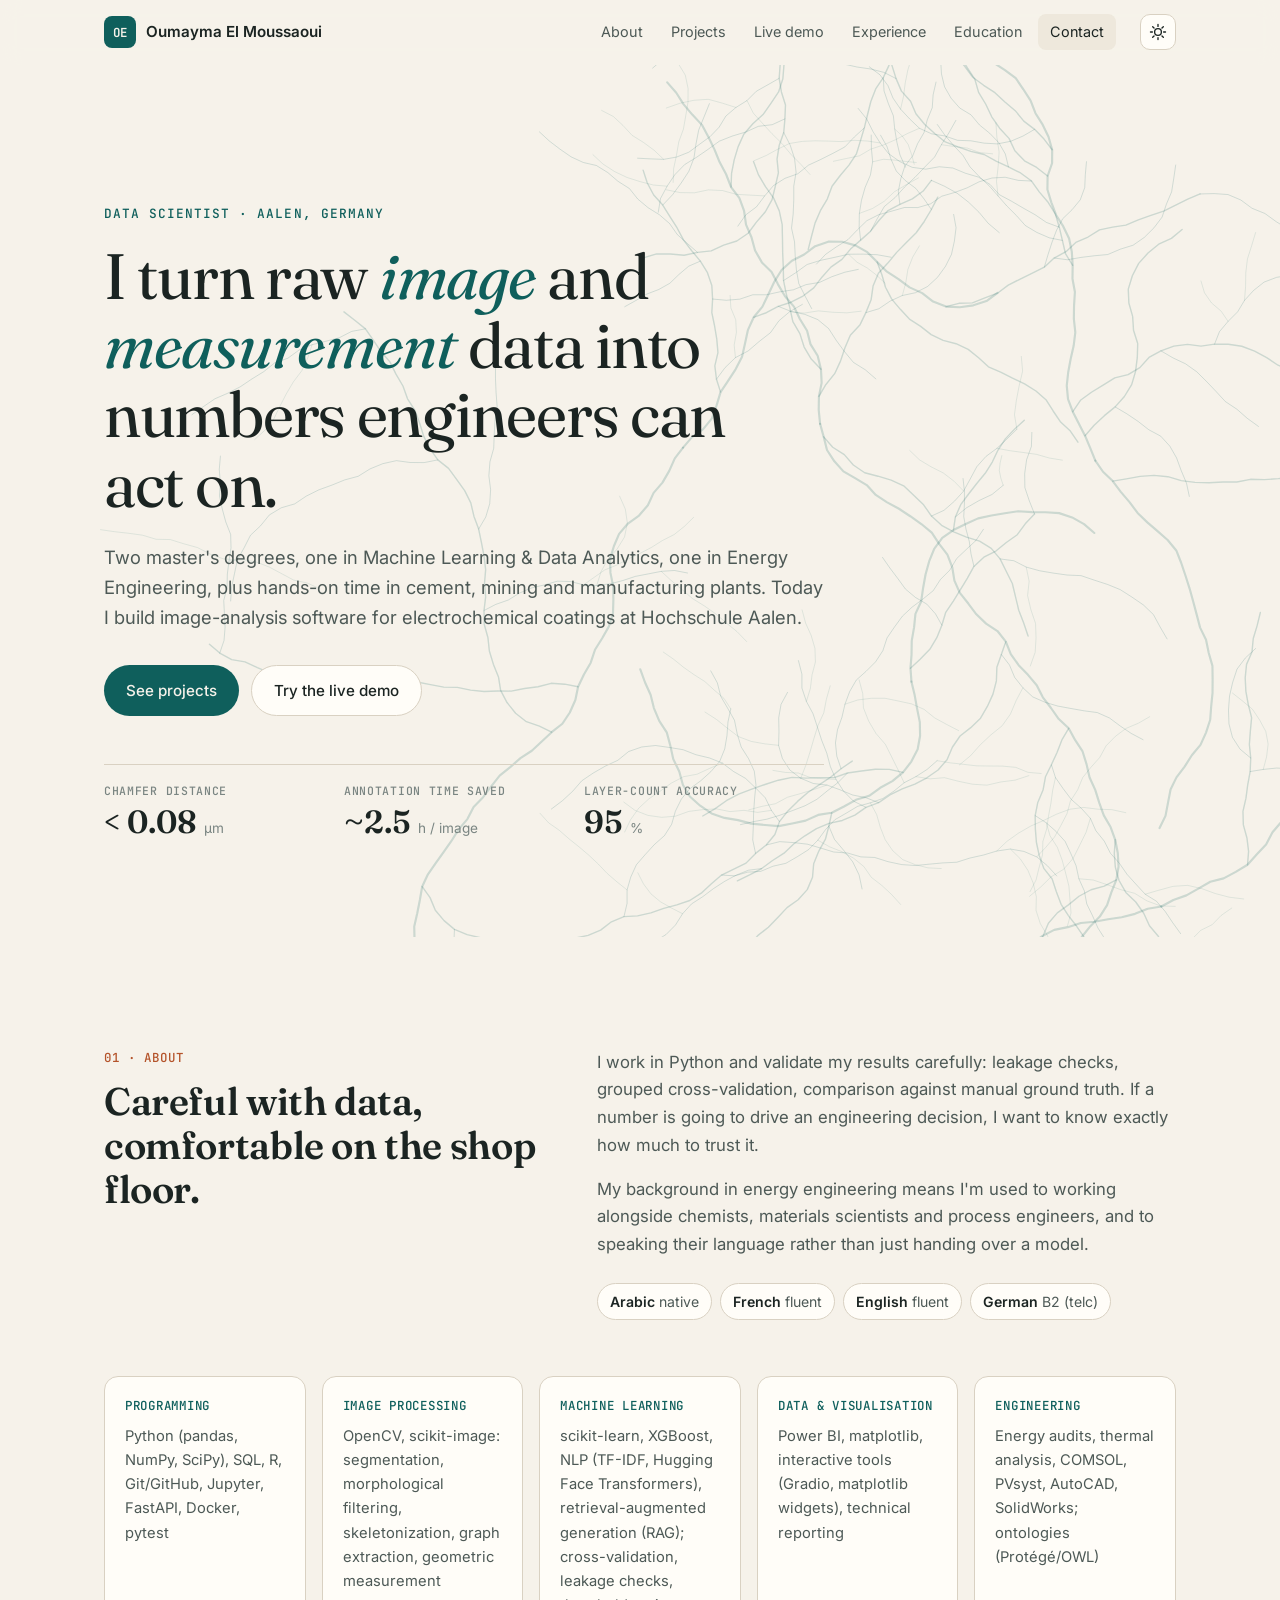
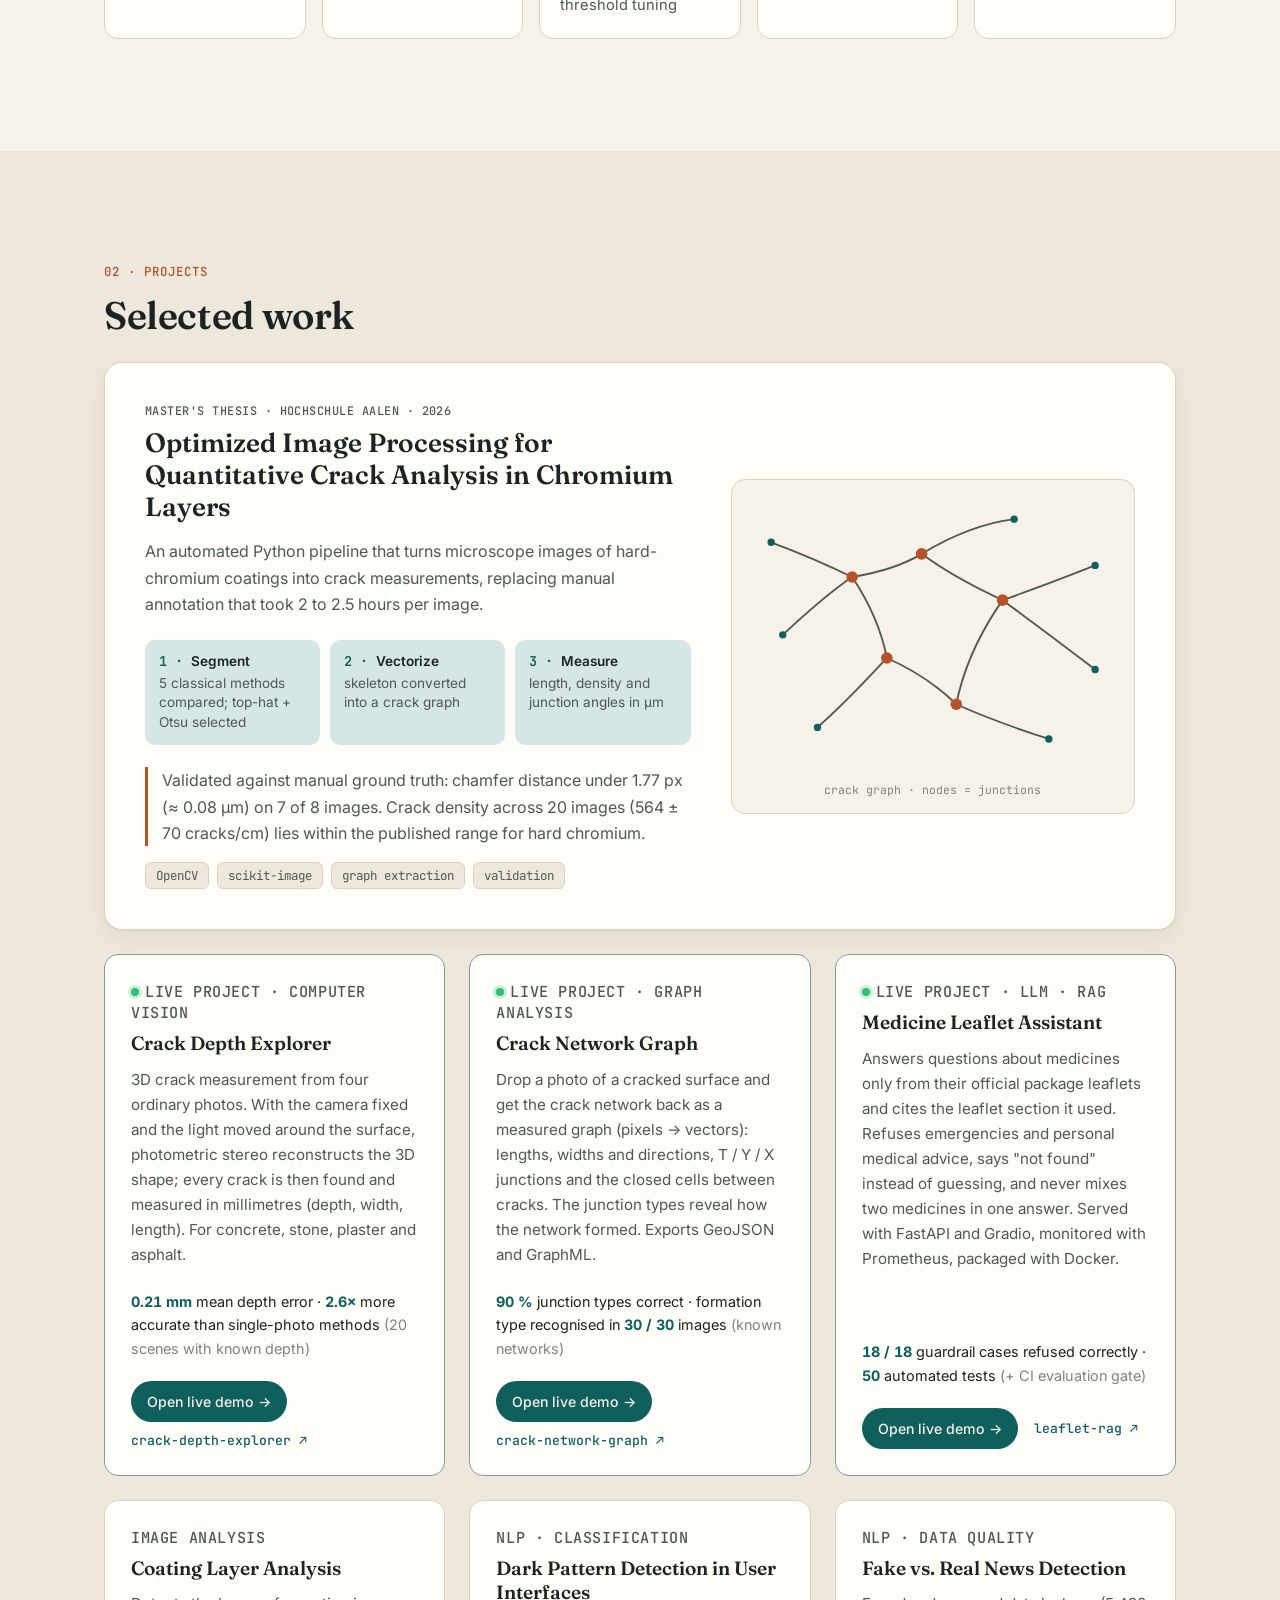
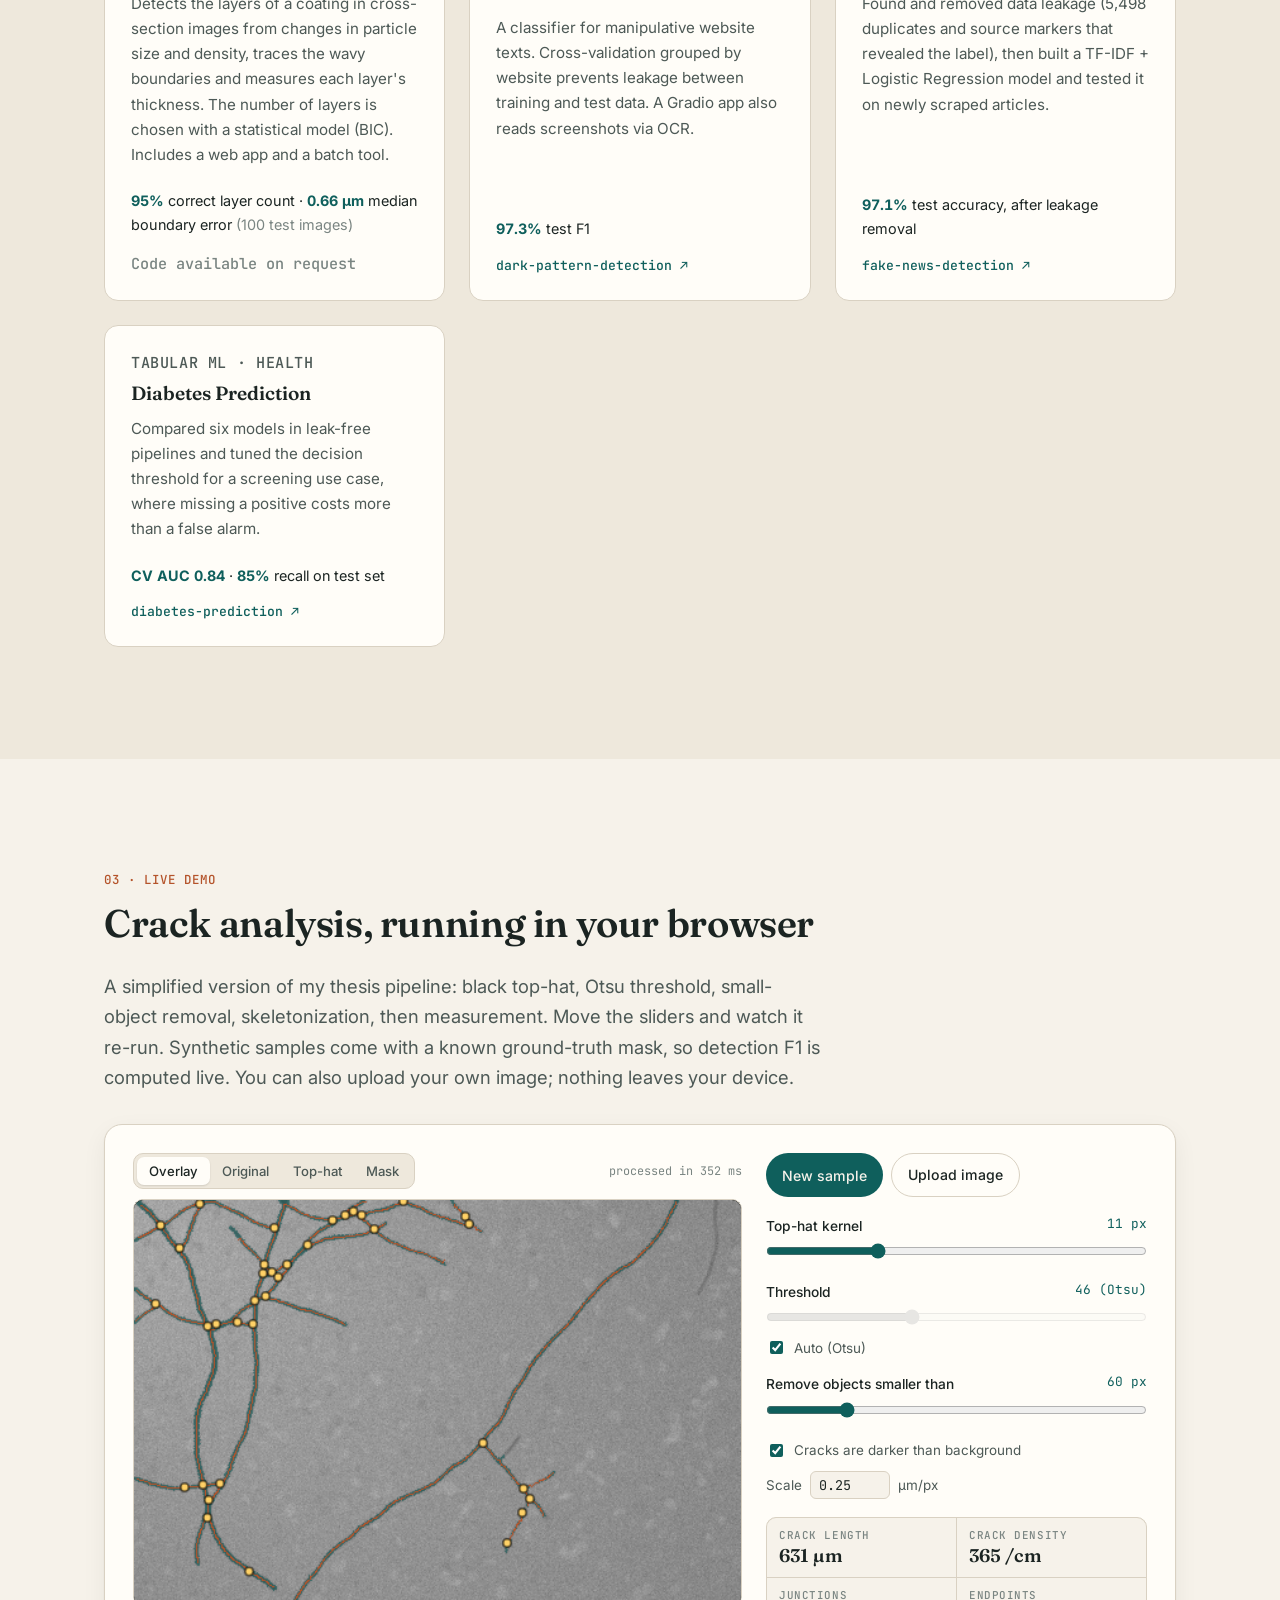
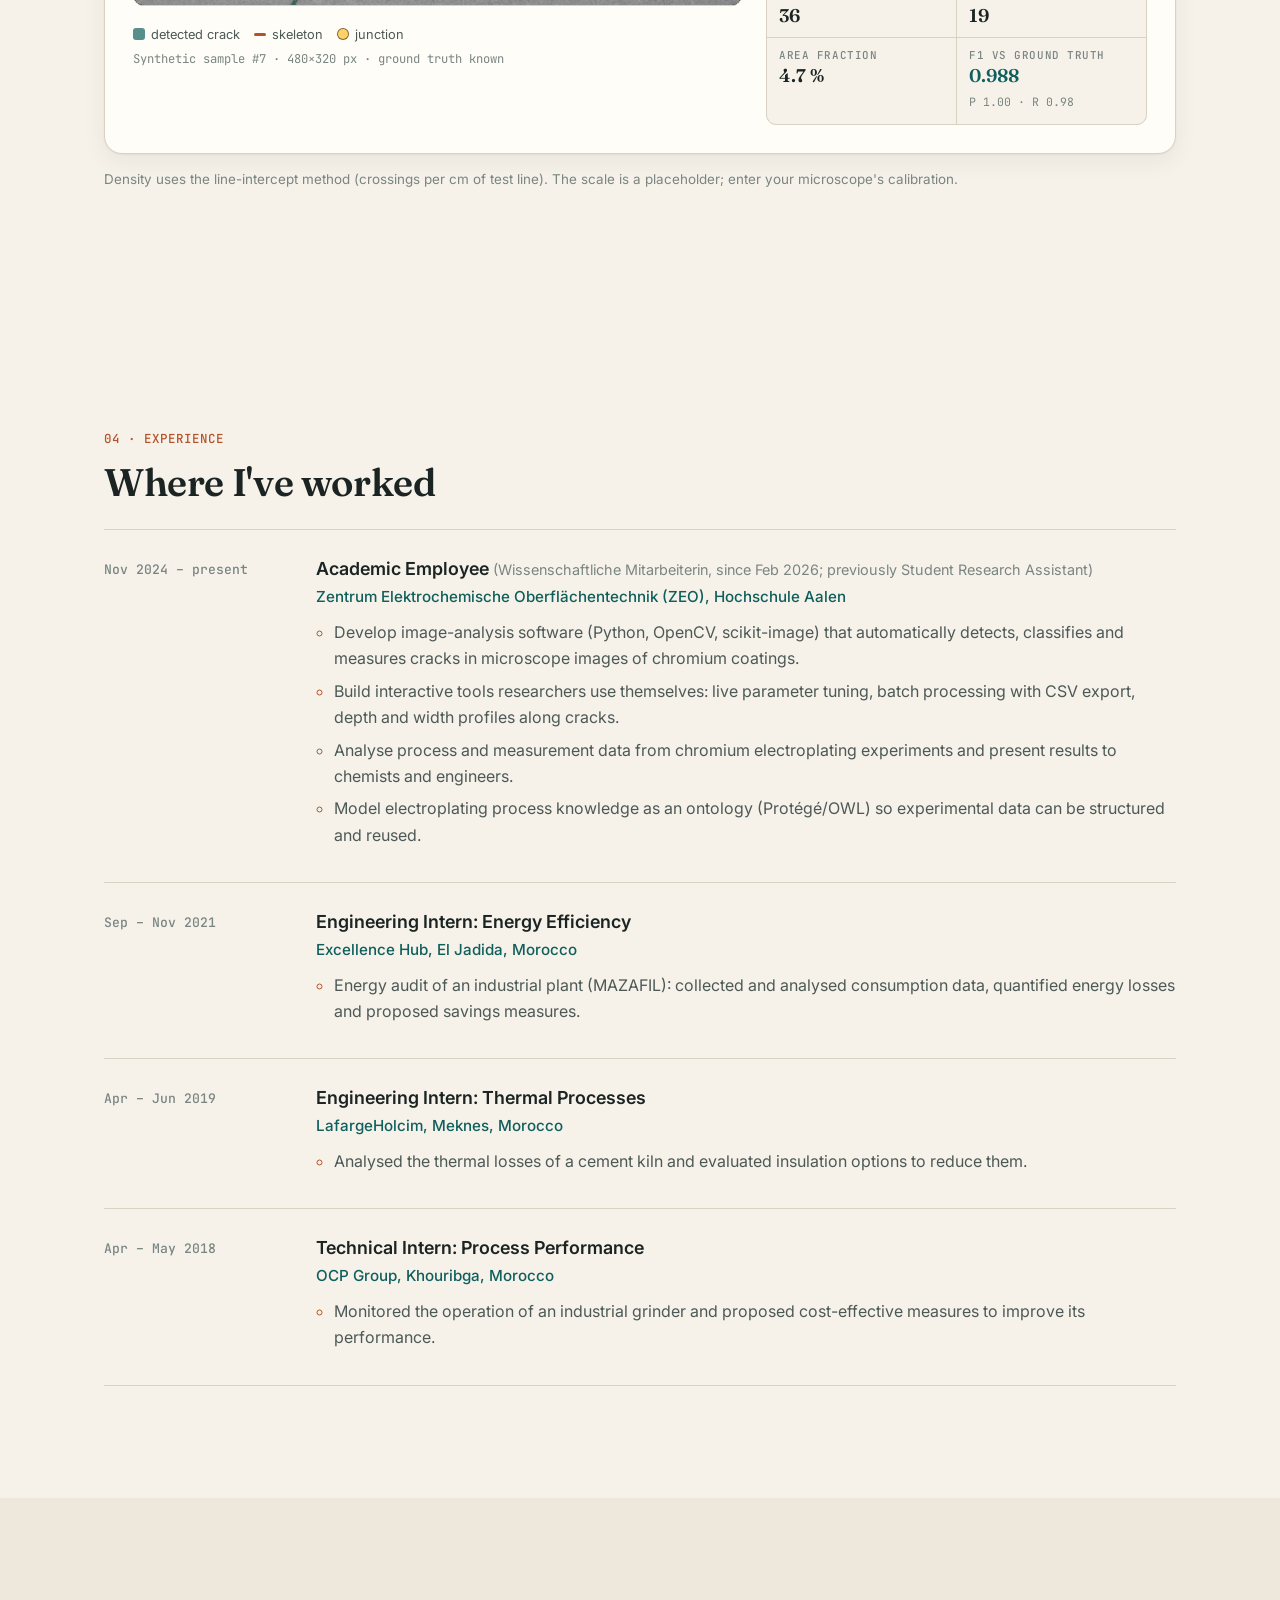
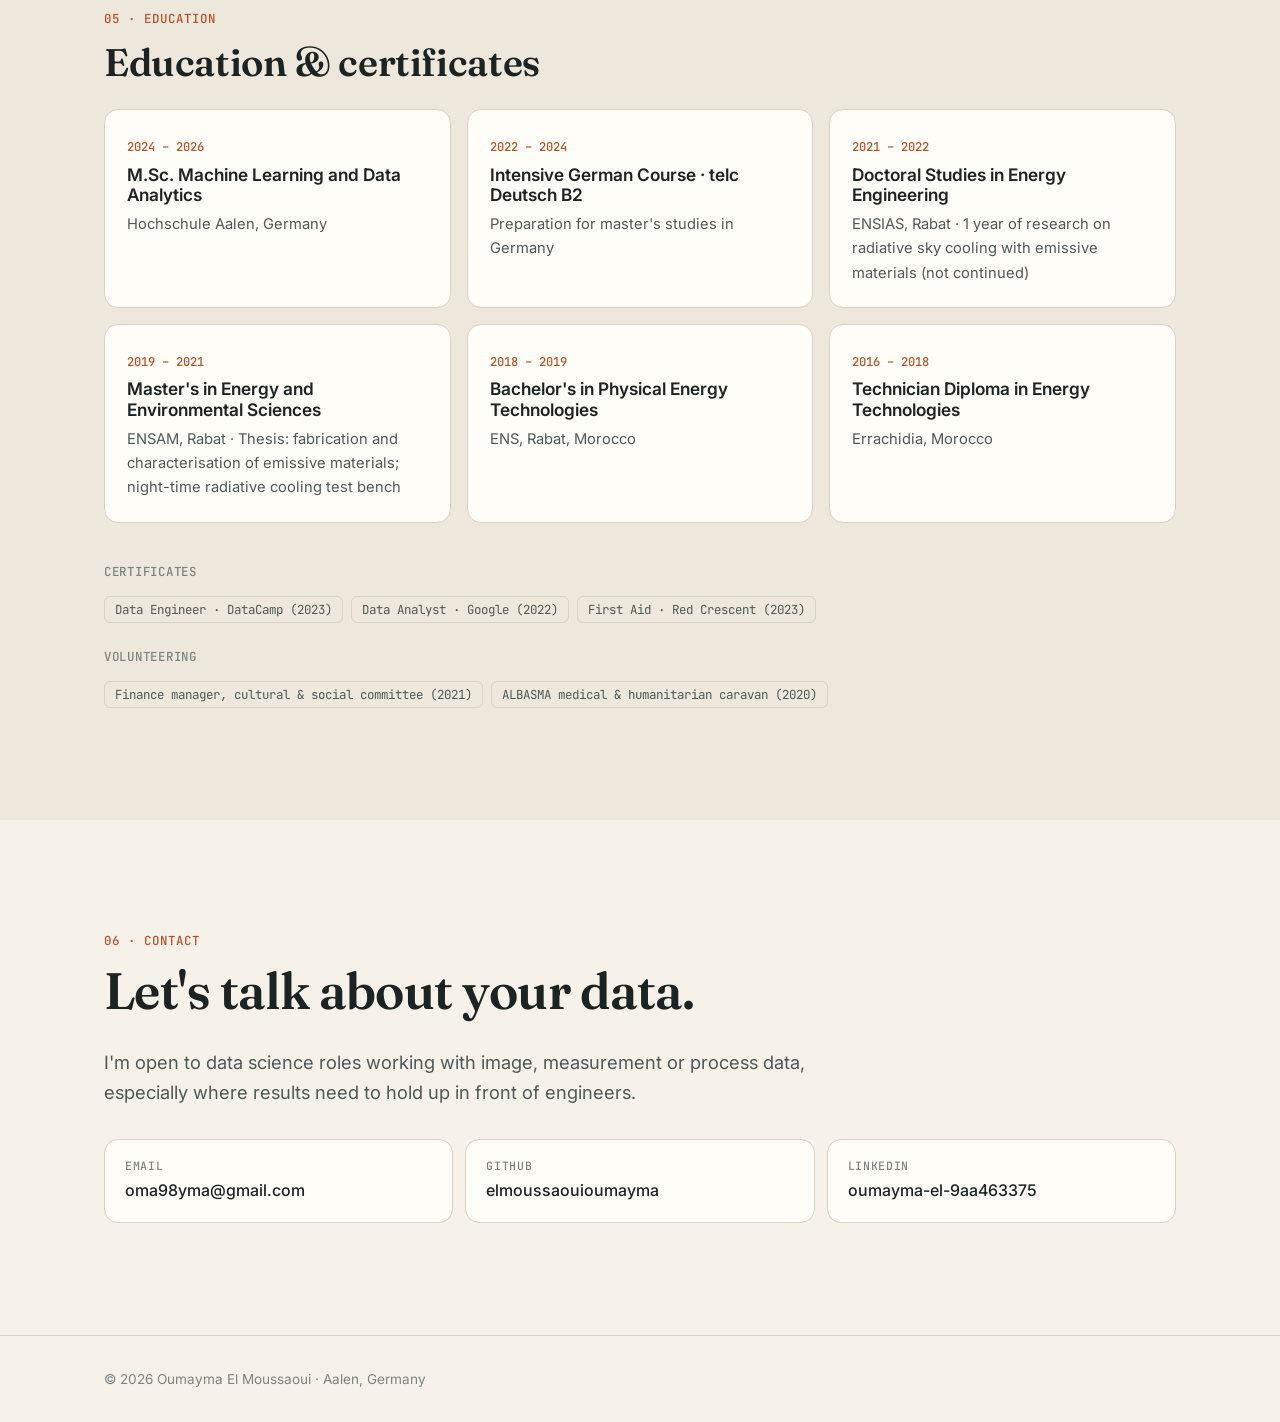
<file: index.html>
<!doctype html>
<html lang="en">
<head>
  <meta charset="utf-8">
  <meta name="viewport" content="width=device-width, initial-scale=1">
  <title>Oumayma El Moussaoui · Data Scientist</title>
  <meta name="description" content="Oumayma El Moussaoui: data scientist turning microscope images and measurement data into reliable numbers engineers can act on. Python, OpenCV, scikit-image, machine learning.">
  <meta property="og:title" content="Oumayma El Moussaoui · Data Scientist">
  <meta property="og:description" content="Image & measurement data, machine learning, engineering background.">
  <meta property="og:type" content="website">
  <link rel="icon" href="data:image/svg+xml,%3Csvg xmlns='http://www.w3.org/2000/svg' viewBox='0 0 32 32'%3E%3Crect width='32' height='32' rx='7' fill='%230f5f5c'/%3E%3Cpath d='M6 9 L13 15 L11 23 M13 15 L20 13 L26 19 M20 13 L22 6' stroke='%23f4efe6' stroke-width='2.2' fill='none' stroke-linecap='round' stroke-linejoin='round'/%3E%3C/svg%3E">
  <link rel="preconnect" href="https://fonts.googleapis.com">
  <link rel="preconnect" href="https://fonts.gstatic.com" crossorigin>
  <link href="https://fonts.googleapis.com/css2?family=Fraunces:opsz,wght@9..144,400;9..144,600&family=Inter:wght@400;500;600&family=JetBrains+Mono:wght@400;500&display=swap" rel="stylesheet">
  <link rel="stylesheet" href="assets/style.css">
</head>
<body>
  <a class="skip" href="#main">Skip to content</a>

  <header class="nav">
    <div class="wrap nav-inner">
      <a class="brand" href="#top" aria-label="Home">
        <span class="brand-mark" aria-hidden="true">OE</span>
        <span>Oumayma El Moussaoui</span>
      </a>
      <nav aria-label="Main">
        <ul class="nav-links">
          <li><a href="#about">About</a></li>
          <li><a href="#projects">Projects</a></li>
          <li><a href="#demo">Live demo</a></li>
          <li><a href="#experience">Experience</a></li>
          <li><a href="#education">Education</a></li>
          <li><a href="#contact">Contact</a></li>
        </ul>
      </nav>
      <button class="theme-toggle" type="button" aria-label="Toggle dark mode">
        <svg class="i-sun" viewBox="0 0 24 24" aria-hidden="true"><circle cx="12" cy="12" r="4.5"/><path d="M12 2v2.5M12 19.5V22M2 12h2.5M19.5 12H22M4.9 4.9l1.8 1.8M17.3 17.3l1.8 1.8M4.9 19.1l1.8-1.8M17.3 6.7l1.8-1.8"/></svg>
        <svg class="i-moon" viewBox="0 0 24 24" aria-hidden="true"><path d="M20 14.5A8 8 0 1 1 9.5 4a6.5 6.5 0 0 0 10.5 10.5z"/></svg>
      </button>
    </div>
  </header>

  <main id="main">
    <!-- HERO -->
    <section class="hero" id="top">
      <svg class="crack-field" id="crackField" aria-hidden="true"></svg>
      <div class="wrap hero-inner">
        <p class="eyebrow">Data Scientist · Aalen, Germany</p>
        <h1>I turn raw <em>image</em> and <em>measurement</em> data into numbers engineers can act on.</h1>
        <p class="lede">Two master's degrees, one in Machine Learning &amp; Data Analytics, one in Energy Engineering, plus hands-on time in cement, mining and manufacturing plants. Today I build image-analysis software for electrochemical coatings at Hochschule Aalen.</p>
        <div class="cta">
          <a class="btn btn-primary" href="#projects">See projects</a>
          <a class="btn btn-ghost" href="#demo">Try the live demo</a>
        </div>
        <dl class="stats">
          <div><dt>Chamfer distance</dt><dd>&lt; 0.08 <span>µm</span></dd></div>
          <div><dt>Annotation time saved</dt><dd>~2.5 <span>h / image</span></dd></div>
          <div><dt>Layer-count accuracy</dt><dd>95 <span>%</span></dd></div>
        </dl>
      </div>
    </section>

    <!-- ABOUT -->
    <section class="section" id="about">
      <div class="wrap grid-2">
        <div>
          <p class="kicker">01 · About</p>
          <h2>Careful with data, comfortable on the shop floor.</h2>
        </div>
        <div class="prose">
          <p>I work in Python and validate my results carefully: leakage checks, grouped cross-validation, comparison against manual ground truth. If a number is going to drive an engineering decision, I want to know exactly how much to trust it.</p>
          <p>My background in energy engineering means I'm used to working alongside chemists, materials scientists and process engineers, and to speaking their language rather than just handing over a model.</p>
          <ul class="langs" aria-label="Languages">
            <li><strong>Arabic</strong> native</li>
            <li><strong>French</strong> fluent</li>
            <li><strong>English</strong> fluent</li>
            <li><strong>German</strong> B2 (telc)</li>
          </ul>
        </div>
      </div>

      <div class="wrap skills">
        <div class="skill">
          <h3>Programming</h3>
          <p>Python (pandas, NumPy, SciPy), SQL, R, Git/GitHub, Jupyter, FastAPI, Docker, pytest</p>
        </div>
        <div class="skill">
          <h3>Image processing</h3>
          <p>OpenCV, scikit-image: segmentation, morphological filtering, skeletonization, graph extraction, geometric measurement</p>
        </div>
        <div class="skill">
          <h3>Machine learning</h3>
          <p>scikit-learn, XGBoost, NLP (TF-IDF, Hugging Face Transformers), retrieval-augmented generation (RAG); cross-validation, leakage checks, threshold tuning</p>
        </div>
        <div class="skill">
          <h3>Data &amp; visualisation</h3>
          <p>Power BI, matplotlib, interactive tools (Gradio, matplotlib widgets), technical reporting</p>
        </div>
        <div class="skill">
          <h3>Engineering</h3>
          <p>Energy audits, thermal analysis, COMSOL, PVsyst, AutoCAD, SolidWorks; ontologies (Protégé/OWL)</p>
        </div>
      </div>
    </section>

    <!-- PROJECTS -->
    <section class="section alt" id="projects">
      <div class="wrap">
        <p class="kicker">02 · Projects</p>
        <h2>Selected work</h2>

        <article class="feature">
          <div class="feature-body">
            <p class="tag">Master's thesis · Hochschule Aalen · 2026</p>
            <h3>Optimized Image Processing for Quantitative Crack Analysis in Chromium Layers</h3>
            <p>An automated Python pipeline that turns microscope images of hard-chromium coatings into crack measurements, replacing manual annotation that took 2 to 2.5 hours per image.</p>
            <ol class="pipeline" aria-label="Pipeline">
              <li><span>Segment</span>5 classical methods compared; top-hat + Otsu selected</li>
              <li><span>Vectorize</span>skeleton converted into a crack graph</li>
              <li><span>Measure</span>length, density and junction angles in µm</li>
            </ol>
            <p class="result">Validated against manual ground truth: chamfer distance under 1.77 px (≈ 0.08 µm) on 7 of 8 images. Crack density across 20 images (564 ± 70 cracks/cm) lies within the published range for hard chromium.</p>
            <ul class="chips"><li>OpenCV</li><li>scikit-image</li><li>graph extraction</li><li>validation</li></ul>
          </div>
          <figure class="feature-fig" aria-hidden="true">
            <svg id="thesisFig" viewBox="0 0 320 240"></svg>
            <figcaption>crack graph · nodes = junctions</figcaption>
          </figure>
        </article>

        <div class="cards">
          <article class="card card-live">
            <p class="tag"><span class="live-dot" aria-hidden="true"></span>Live project · Computer vision</p>
            <h3>Crack Depth Explorer</h3>
            <p>3D crack measurement from four ordinary photos. With the camera fixed and the light moved around the surface, photometric stereo reconstructs the 3D shape; every crack is then found and measured in millimetres (depth, width, length). For concrete, stone, plaster and asphalt.</p>
            <p class="metric"><strong>0.21 mm</strong> mean depth error · <strong>2.6×</strong> more accurate than single-photo methods <span>(20 scenes with known depth)</span></p>
            <div class="live-row">
              <a class="btn btn-primary btn-sm" href="projects/crack-depth-explorer/">Open live demo →</a>
              <a class="repo" href="https://github.com/elmoussaouioumayma/crack-depth-explorer" target="_blank" rel="noopener">crack-depth-explorer ↗</a>
            </div>
          </article>

          <article class="card card-live">
            <p class="tag"><span class="live-dot" aria-hidden="true"></span>Live project · Graph analysis</p>
            <h3>Crack Network Graph</h3>
            <p>Drop a photo of a cracked surface and get the crack network back as a measured graph (pixels → vectors): lengths, widths and directions, T / Y / X junctions and the closed cells between cracks. The junction types reveal how the network formed. Exports GeoJSON and GraphML.</p>
            <p class="metric"><strong>90 %</strong> junction types correct · formation type recognised in <strong>30 / 30</strong> images <span>(known networks)</span></p>
            <div class="live-row">
              <a class="btn btn-primary btn-sm" href="projects/crack-network-graph/">Open live demo →</a>
              <a class="repo" href="https://github.com/elmoussaouioumayma/crack-network-graph" target="_blank" rel="noopener">crack-network-graph ↗</a>
            </div>
          </article>

          <article class="card card-live">
            <p class="tag"><span class="live-dot" aria-hidden="true"></span>Live project · LLM · RAG</p>
            <h3>Medicine Leaflet Assistant</h3>
            <p>Answers questions about medicines only from their official package leaflets and cites the leaflet section it used. Refuses emergencies and personal medical advice, says "not found" instead of guessing, and never mixes two medicines in one answer. Served with FastAPI and Gradio, monitored with Prometheus, packaged with Docker.</p>
            <p class="metric"><strong>18 / 18</strong> guardrail cases refused correctly · <strong>50</strong> automated tests <span>(+ CI evaluation gate)</span></p>
            <div class="live-row">
              <a class="btn btn-primary btn-sm" href="projects/leaflet-assistant/">Open live demo →</a>
              <a class="repo" href="https://github.com/elmoussaouioumayma/leaflet-rag" target="_blank" rel="noopener">leaflet-rag ↗</a>
            </div>
          </article>

          <article class="card">
            <p class="tag">Image analysis</p>
            <h3>Coating Layer Analysis</h3>
            <p>Detects the layers of a coating in cross-section images from changes in particle size and density, traces the wavy boundaries and measures each layer's thickness. The number of layers is chosen with a statistical model (BIC). Includes a web app and a batch tool.</p>
            <p class="metric"><strong>95%</strong> correct layer count · <strong>0.66 µm</strong> median boundary error <span>(100 test images)</span></p>
            <p class="repo-private">Code available on request</p>
          </article>

          <article class="card">
            <p class="tag">NLP · Classification</p>
            <h3>Dark Pattern Detection in User Interfaces</h3>
            <p>A classifier for manipulative website texts. Cross-validation grouped by website prevents leakage between training and test data. A Gradio app also reads screenshots via OCR.</p>
            <p class="metric"><strong>97.3%</strong> test F1</p>
            <a class="repo" href="https://github.com/elmoussaouioumayma/dark-pattern-detection" target="_blank" rel="noopener">dark-pattern-detection ↗</a>
          </article>

          <article class="card">
            <p class="tag">NLP · Data quality</p>
            <h3>Fake vs. Real News Detection</h3>
            <p>Found and removed data leakage (5,498 duplicates and source markers that revealed the label), then built a TF-IDF + Logistic Regression model and tested it on newly scraped articles.</p>
            <p class="metric"><strong>97.1%</strong> test accuracy, after leakage removal</p>
            <a class="repo" href="https://github.com/elmoussaouioumayma/fake-news-detection" target="_blank" rel="noopener">fake-news-detection ↗</a>
          </article>

          <article class="card">
            <p class="tag">Tabular ML · Health</p>
            <h3>Diabetes Prediction</h3>
            <p>Compared six models in leak-free pipelines and tuned the decision threshold for a screening use case, where missing a positive costs more than a false alarm.</p>
            <p class="metric"><strong>CV AUC 0.84</strong> · <strong>85%</strong> recall on test set</p>
            <a class="repo" href="https://github.com/elmoussaouioumayma/diabetes-prediction" target="_blank" rel="noopener">diabetes-prediction ↗</a>
          </article>
        </div>
      </div>
    </section>


    <!-- LIVE DEMO -->
    <section class="section" id="demo">
      <div class="wrap">
        <p class="kicker">03 · Live demo</p>
        <h2>Crack analysis, running in your browser</h2>
        <p class="lede demo-lede">A simplified version of my thesis pipeline: black top-hat, Otsu threshold, small-object removal, skeletonization, then measurement. Move the sliders and watch it re-run. Synthetic samples come with a known ground-truth mask, so detection F1 is computed live. You can also upload your own image; nothing leaves your device.</p>

        <div class="cd" id="crackDemo">
          <div class="cd-stage">
            <div class="cd-toolbar">
              <div class="cd-views" role="group" aria-label="View">
                <button type="button" data-view="overlay" aria-pressed="true">Overlay</button>
                <button type="button" data-view="original" aria-pressed="false">Original</button>
                <button type="button" data-view="tophat" aria-pressed="false">Top-hat</button>
                <button type="button" data-view="mask" aria-pressed="false">Mask</button>
              </div>
              <span class="cd-time" id="cdTime"></span>
            </div>
            <canvas id="cdCanvas" width="480" height="320" aria-label="Crack detection result"></canvas>
            <div class="cd-legend"><span class="lg lg-mask"></span>detected crack <span class="lg lg-skel"></span>skeleton <span class="lg lg-junc"></span>junction</div>
            <p class="cd-source" id="cdSource">Loading…</p>
          </div>

          <div class="cd-panel">
            <div class="cd-actions">
              <button type="button" class="btn btn-primary btn-sm" id="cdNew">New sample</button>
              <label class="btn btn-ghost btn-sm cd-upload">Upload image<input type="file" id="cdFile" accept="image/*"></label>
            </div>

            <div class="cd-ctl">
              <label for="cdKernel">Top-hat kernel <output id="cdKernelOut"></output></label>
              <input type="range" id="cdKernel" min="3" max="31" step="2" value="11">
            </div>
            <div class="cd-ctl">
              <label for="cdThr">Threshold <output id="cdThrOut"></output></label>
              <input type="range" id="cdThr" min="1" max="120" value="30">
              <label class="cd-check"><input type="checkbox" id="cdAuto" checked> Auto (Otsu)</label>
            </div>
            <div class="cd-ctl">
              <label for="cdMin">Remove objects smaller than <output id="cdMinOut"></output></label>
              <input type="range" id="cdMin" min="0" max="300" step="5" value="60">
            </div>
            <div class="cd-row">
              <label class="cd-check"><input type="checkbox" id="cdDark" checked> Cracks are darker than background</label>
            </div>
            <div class="cd-row">
              <label for="cdScale" class="cd-scale">Scale <input type="number" id="cdScale" value="0.25" min="0.001" step="0.01" inputmode="decimal"> µm/px</label>
            </div>

            <dl class="cd-metrics">
              <div><dt>Crack length</dt><dd id="mLen">–</dd></div>
              <div><dt>Crack density</dt><dd id="mDens">–</dd></div>
              <div><dt>Junctions</dt><dd id="mJunc">–</dd></div>
              <div><dt>Endpoints</dt><dd id="mEnds">–</dd></div>
              <div><dt>Area fraction</dt><dd id="mArea">–</dd></div>
              <div class="f1"><dt>F1 vs ground truth</dt><dd id="mF1">–</dd><small id="mF1Sub"></small></div>
            </dl>
          </div>
        </div>
        <p class="cd-note">Density uses the line-intercept method (crossings per cm of test line). The scale is a placeholder; enter your microscope's calibration.</p>
      </div>
    </section>

    <!-- EXPERIENCE -->
    <section class="section" id="experience">
      <div class="wrap">
        <p class="kicker">04 · Experience</p>
        <h2>Where I've worked</h2>
        <ol class="timeline">
          <li>
            <div class="when">Nov 2024 – present</div>
            <div class="what">
              <h3>Academic Employee <span class="sub">(Wissenschaftliche Mitarbeiterin, since Feb 2026; previously Student Research Assistant)</span></h3>
              <p class="org">Zentrum Elektrochemische Oberflächentechnik (ZEO), Hochschule Aalen</p>
              <ul>
                <li>Develop image-analysis software (Python, OpenCV, scikit-image) that automatically detects, classifies and measures cracks in microscope images of chromium coatings.</li>
                <li>Build interactive tools researchers use themselves: live parameter tuning, batch processing with CSV export, depth and width profiles along cracks.</li>
                <li>Analyse process and measurement data from chromium electroplating experiments and present results to chemists and engineers.</li>
                <li>Model electroplating process knowledge as an ontology (Protégé/OWL) so experimental data can be structured and reused.</li>
              </ul>
            </div>
          </li>
          <li>
            <div class="when">Sep – Nov 2021</div>
            <div class="what">
              <h3>Engineering Intern: Energy Efficiency</h3>
              <p class="org">Excellence Hub, El Jadida, Morocco</p>
              <ul><li>Energy audit of an industrial plant (MAZAFIL): collected and analysed consumption data, quantified energy losses and proposed savings measures.</li></ul>
            </div>
          </li>
          <li>
            <div class="when">Apr – Jun 2019</div>
            <div class="what">
              <h3>Engineering Intern: Thermal Processes</h3>
              <p class="org">LafargeHolcim, Meknes, Morocco</p>
              <ul><li>Analysed the thermal losses of a cement kiln and evaluated insulation options to reduce them.</li></ul>
            </div>
          </li>
          <li>
            <div class="when">Apr – May 2018</div>
            <div class="what">
              <h3>Technical Intern: Process Performance</h3>
              <p class="org">OCP Group, Khouribga, Morocco</p>
              <ul><li>Monitored the operation of an industrial grinder and proposed cost-effective measures to improve its performance.</li></ul>
            </div>
          </li>
        </ol>
      </div>
    </section>

    <!-- EDUCATION -->
    <section class="section alt" id="education">
      <div class="wrap">
        <p class="kicker">05 · Education</p>
        <h2>Education &amp; certificates</h2>
        <div class="edu">
          <div class="edu-item">
            <span class="yr">2024 – 2026</span>
            <h3>M.Sc. Machine Learning and Data Analytics</h3>
            <p>Hochschule Aalen, Germany</p>
          </div>
          <div class="edu-item">
            <span class="yr">2022 – 2024</span>
            <h3>Intensive German Course · telc Deutsch B2</h3>
            <p>Preparation for master's studies in Germany</p>
          </div>
          <div class="edu-item">
            <span class="yr">2021 – 2022</span>
            <h3>Doctoral Studies in Energy Engineering</h3>
            <p>ENSIAS, Rabat · 1 year of research on radiative sky cooling with emissive materials (not continued)</p>
          </div>
          <div class="edu-item">
            <span class="yr">2019 – 2021</span>
            <h3>Master's in Energy and Environmental Sciences</h3>
            <p>ENSAM, Rabat · Thesis: fabrication and characterisation of emissive materials; night-time radiative cooling test bench</p>
          </div>
          <div class="edu-item">
            <span class="yr">2018 – 2019</span>
            <h3>Bachelor's in Physical Energy Technologies</h3>
            <p>ENS, Rabat, Morocco</p>
          </div>
          <div class="edu-item">
            <span class="yr">2016 – 2018</span>
            <h3>Technician Diploma in Energy Technologies</h3>
            <p>Errachidia, Morocco</p>
          </div>
        </div>

        <div class="certs">
          <h3>Certificates</h3>
          <ul class="chips">
            <li>Data Engineer · DataCamp (2023)</li>
            <li>Data Analyst · Google (2022)</li>
            <li>First Aid · Red Crescent (2023)</li>
          </ul>
          <h3>Volunteering</h3>
          <ul class="chips">
            <li>Finance manager, cultural &amp; social committee (2021)</li>
            <li>ALBASMA medical &amp; humanitarian caravan (2020)</li>
          </ul>
        </div>
      </div>
    </section>

    <!-- CONTACT -->
    <section class="section contact" id="contact">
      <div class="wrap">
        <p class="kicker">06 · Contact</p>
        <h2>Let's talk about your data.</h2>
        <p class="lede">I'm open to data science roles working with image, measurement or process data, especially where results need to hold up in front of engineers.</p>
        <ul class="contact-links">
          <li><a href="mailto:oma98yma@gmail.com"><span>Email</span>oma98yma@gmail.com</a></li>
          <li><a href="https://github.com/elmoussaouioumayma" target="_blank" rel="noopener"><span>GitHub</span>elmoussaouioumayma</a></li>
          <li><a href="https://www.linkedin.com/in/oumayma-el-9aa463375" target="_blank" rel="noopener"><span>LinkedIn</span>oumayma-el-9aa463375</a></li>
        </ul>
      </div>
    </section>
  </main>

  <footer class="footer">
    <div class="wrap">© <span id="year">2026</span> Oumayma El Moussaoui · Aalen, Germany</div>
  </footer>

  <script src="assets/main.js"></script>
  <script src="assets/crack-demo.js"></script>
</body>
</html>
</file>
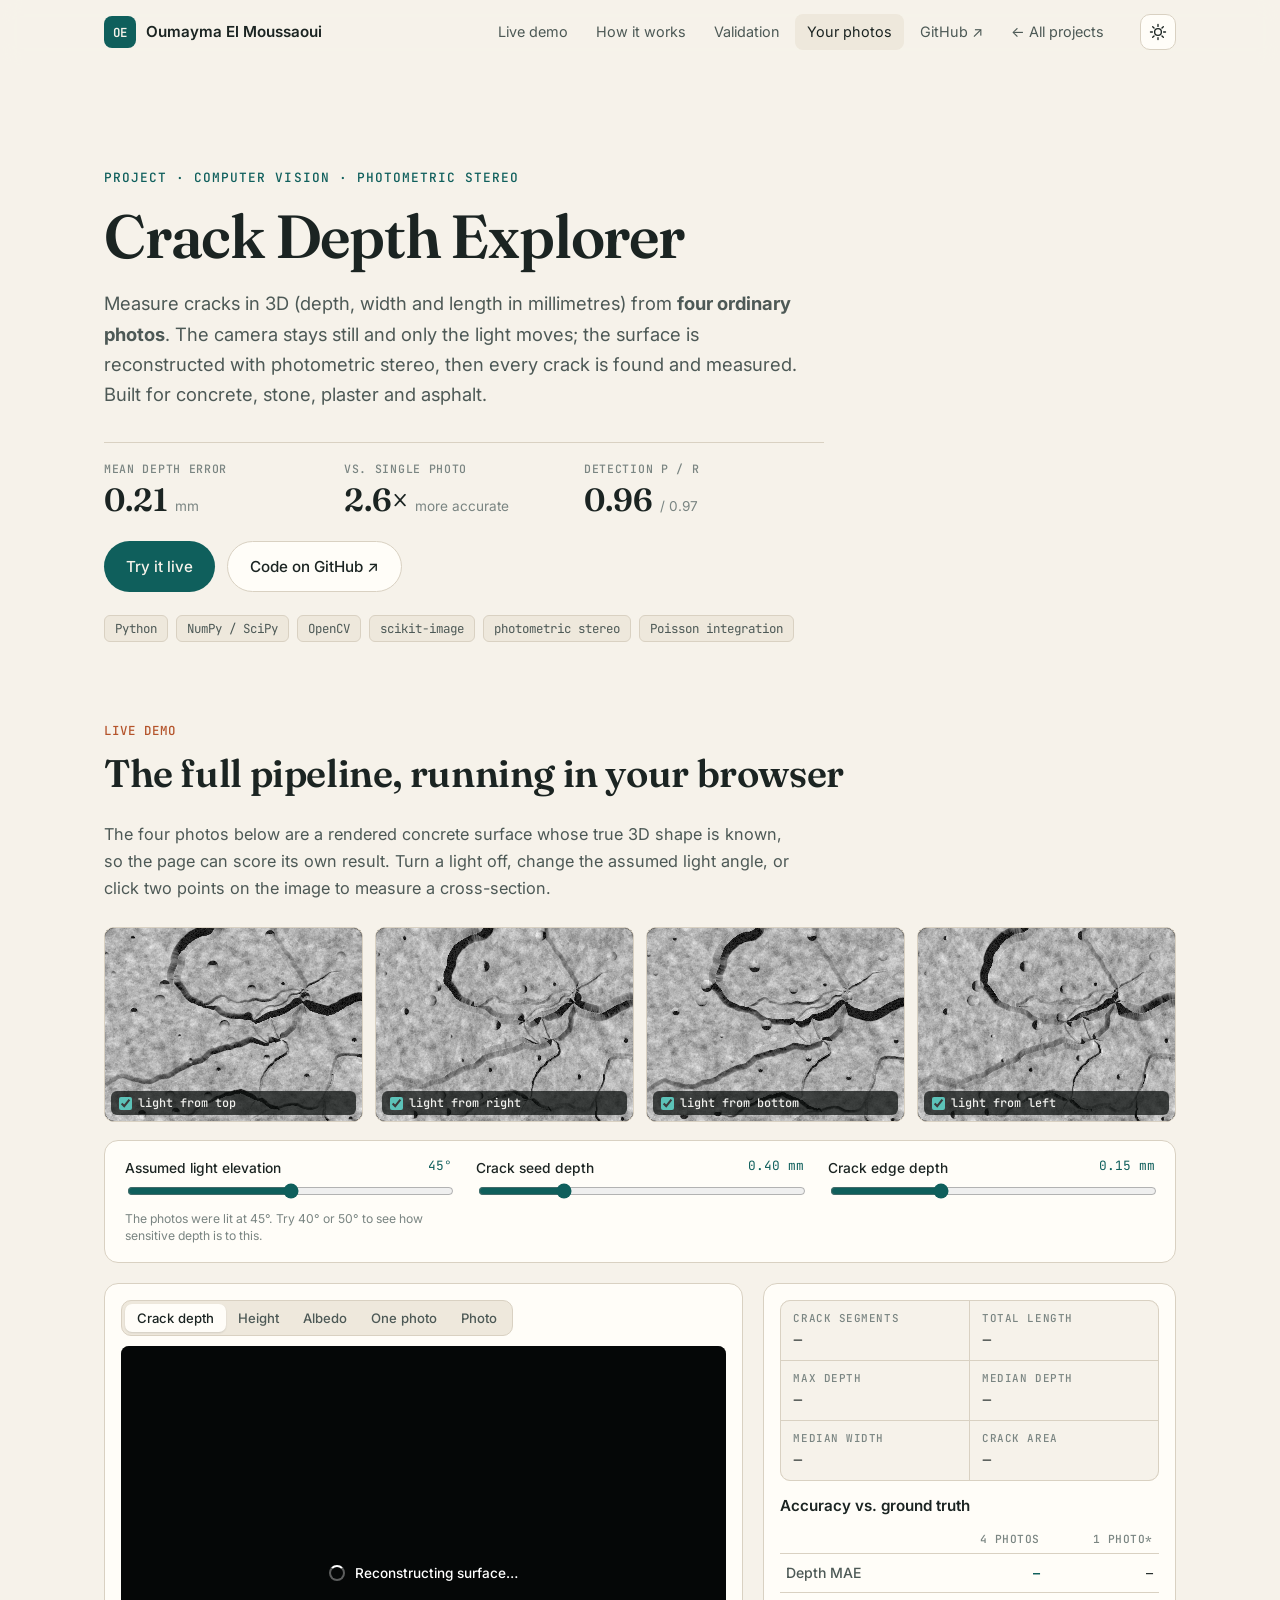
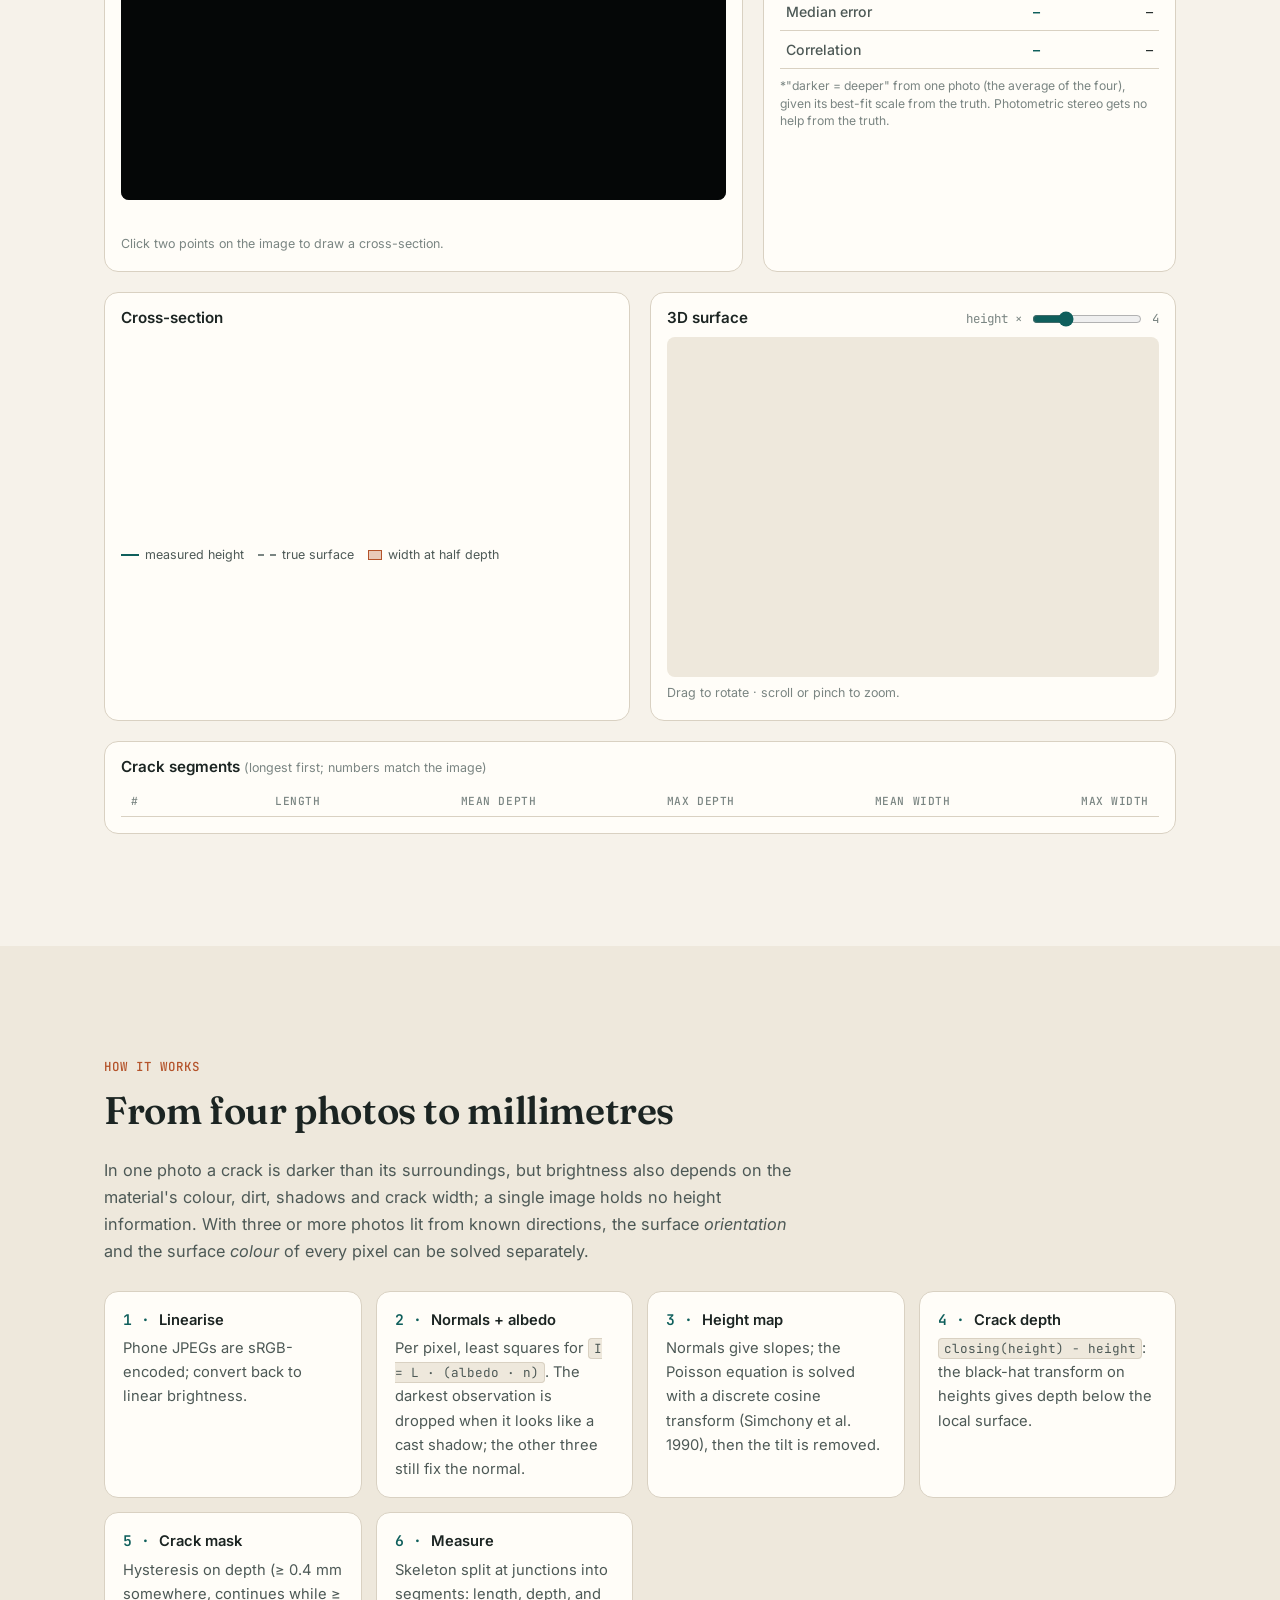
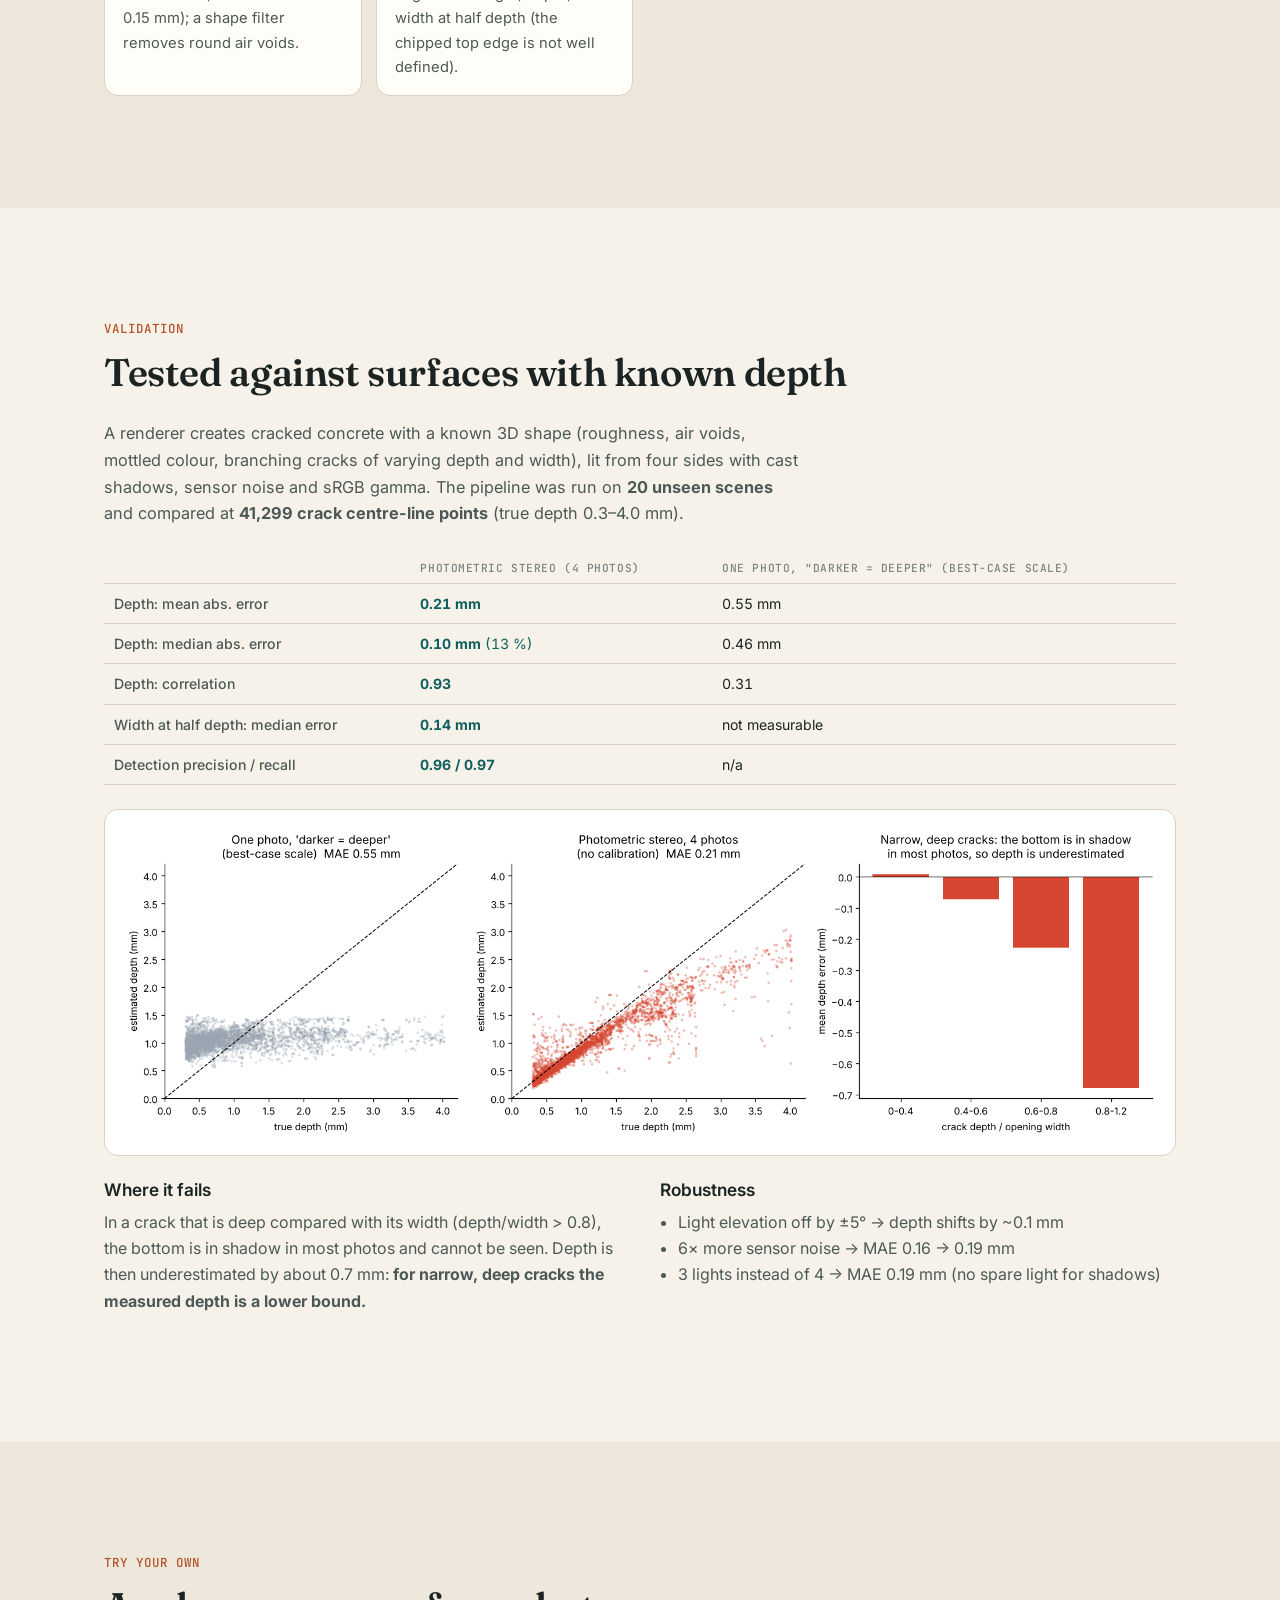
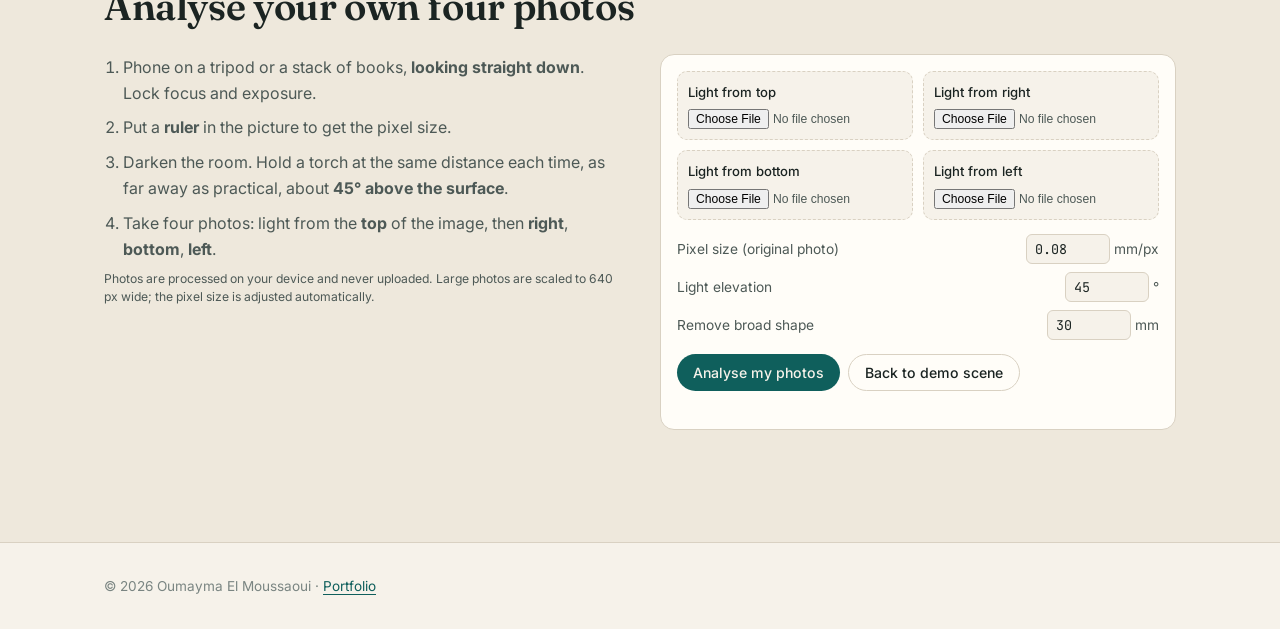
<file: projects/crack-depth-explorer/index.html>
<!doctype html>
<html lang="en">
<head>
  <meta charset="utf-8">
  <meta name="viewport" content="width=device-width, initial-scale=1">
  <title>Crack Depth Explorer · Oumayma El Moussaoui</title>
  <meta name="description" content="Live demo: measure cracks in 3D (depth, width, length in millimetres) from four photos with photometric stereo. Runs entirely in your browser.">
  <meta property="og:title" content="Crack Depth Explorer: 3D crack measurement from four photos">
  <meta property="og:description" content="Photometric stereo in the browser: 0.21 mm mean depth error on surfaces with known depth.">
  <link rel="icon" href="data:image/svg+xml,%3Csvg xmlns='http://www.w3.org/2000/svg' viewBox='0 0 32 32'%3E%3Crect width='32' height='32' rx='7' fill='%230f5f5c'/%3E%3Cpath d='M6 9 L13 15 L11 23 M13 15 L20 13 L26 19 M20 13 L22 6' stroke='%23f4efe6' stroke-width='2.2' fill='none' stroke-linecap='round' stroke-linejoin='round'/%3E%3C/svg%3E">
  <link rel="preconnect" href="https://fonts.googleapis.com">
  <link rel="preconnect" href="https://fonts.gstatic.com" crossorigin>
  <link href="https://fonts.googleapis.com/css2?family=Fraunces:opsz,wght@9..144,400;9..144,600&family=Inter:wght@400;500;600&family=JetBrains+Mono:wght@400;500&display=swap" rel="stylesheet">
  <link rel="stylesheet" href="../../assets/style.css">
  <link rel="stylesheet" href="app.css">
</head>
<body>
  <a class="skip" href="#main">Skip to content</a>
  <header class="nav">
    <div class="wrap nav-inner">
      <a class="brand" href="../../" aria-label="Back to portfolio">
        <span class="brand-mark" aria-hidden="true">OE</span>
        <span>Oumayma El Moussaoui</span>
      </a>
      <nav aria-label="Page">
        <ul class="nav-links">
          <li><a href="#live">Live demo</a></li>
          <li><a href="#how">How it works</a></li>
          <li><a href="#validation">Validation</a></li>
          <li><a href="#own">Your photos</a></li>
          <li><a href="https://github.com/elmoussaouioumayma/crack-depth-explorer" target="_blank" rel="noopener">GitHub ↗</a></li>
          <li><a href="../../#projects">← All projects</a></li>
        </ul>
      </nav>
      <button class="theme-toggle" type="button" aria-label="Toggle dark mode">
        <svg class="i-sun" viewBox="0 0 24 24" aria-hidden="true"><circle cx="12" cy="12" r="4.5"/><path d="M12 2v2.5M12 19.5V22M2 12h2.5M19.5 12H22M4.9 4.9l1.8 1.8M17.3 17.3l1.8 1.8M4.9 19.1l1.8-1.8M17.3 6.7l1.8-1.8"/></svg>
        <svg class="i-moon" viewBox="0 0 24 24" aria-hidden="true"><path d="M20 14.5A8 8 0 1 1 9.5 4a6.5 6.5 0 0 0 10.5 10.5z"/></svg>
      </button>
    </div>
  </header>

  <main id="main">
    <section class="pj-hero">
      <div class="wrap">
        <p class="eyebrow">Project · Computer vision · Photometric stereo</p>
        <h1>Crack Depth Explorer</h1>
        <p class="lede">Measure cracks in 3D (depth, width and length in millimetres) from <strong>four ordinary photos</strong>. The camera stays still and only the light moves; the surface is reconstructed with photometric stereo, then every crack is found and measured. Built for concrete, stone, plaster and asphalt.</p>
        <dl class="stats pj-stats">
          <div><dt>Mean depth error</dt><dd>0.21 <span>mm</span></dd></div>
          <div><dt>vs. single photo</dt><dd>2.6× <span>more accurate</span></dd></div>
          <div><dt>Detection P / R</dt><dd>0.96 <span>/ 0.97</span></dd></div>
        </dl>
        <div class="cta pj-cta">
          <a class="btn btn-primary" href="#live">Try it live</a>
          <a class="btn btn-ghost" href="https://github.com/elmoussaouioumayma/crack-depth-explorer" target="_blank" rel="noopener">Code on GitHub ↗</a>
        </div>
        <ul class="chips"><li>Python</li><li>NumPy / SciPy</li><li>OpenCV</li><li>scikit-image</li><li>photometric stereo</li><li>Poisson integration</li></ul>
      </div>
    </section>

    <!-- LIVE -->
    <section class="section pj-live" id="live">
      <div class="wrap">
        <p class="kicker">Live demo</p>
        <h2>The full pipeline, running in your browser</h2>
        <p class="pj-intro">The four photos below are a rendered concrete surface whose true 3D shape is known, so the page can score its own result. Turn a light off, change the assumed light angle, or click two points on the image to measure a cross-section.</p>

        <div class="pj-photos" id="photos" aria-label="Input photos">
          <!-- filled by app.js -->
        </div>

        <div class="pj-ctrls">
          <div class="cd-ctl">
            <label for="elev">Assumed light elevation <output id="elevOut">45°</output></label>
            <input type="range" id="elev" min="30" max="60" step="1" value="45">
            <small id="elevHint">The photos were lit at 45°. Try 40° or 50° to see how sensitive depth is to this.</small>
          </div>
          <div class="cd-ctl">
            <label for="seed">Crack seed depth <output id="seedOut">0.40 mm</output></label>
            <input type="range" id="seed" min="0.2" max="1.0" step="0.05" value="0.4">
          </div>
          <div class="cd-ctl">
            <label for="edge">Crack edge depth <output id="edgeOut">0.15 mm</output></label>
            <input type="range" id="edge" min="0.05" max="0.35" step="0.01" value="0.15">
          </div>
        </div>

        <div class="pj-grid">
          <div class="pj-viewer">
            <div class="cd-toolbar">
              <div class="cd-views" role="group" aria-label="View">
                <button type="button" data-view="depth" aria-pressed="true">Crack depth</button>
                <button type="button" data-view="height" aria-pressed="false">Height</button>
                <button type="button" data-view="albedo" aria-pressed="false">Albedo</button>
                <button type="button" data-view="single" aria-pressed="false">One photo</button>
                <button type="button" data-view="photo" aria-pressed="false">Photo</button>
              </div>
              <span class="cd-time" id="timing"></span>
            </div>
            <div class="pj-canvas-wrap">
              <canvas id="view" width="640" height="480" aria-label="Analysis result. Click two points to draw a cross-section."></canvas>
              <div class="pj-busy" id="busy" hidden><span></span>Reconstructing surface…</div>
            </div>
            <div class="pj-legend" id="legend"></div>
            <p class="pj-hint">Click two points on the image to draw a cross-section.</p>
          </div>

          <aside class="pj-side">
            <dl class="cd-metrics" id="summary">
              <div><dt>Crack segments</dt><dd id="sSeg">–</dd></div>
              <div><dt>Total length</dt><dd id="sLen">–</dd></div>
              <div><dt>Max depth</dt><dd id="sMaxD">–</dd></div>
              <div><dt>Median depth</dt><dd id="sMedD">–</dd></div>
              <div><dt>Median width</dt><dd id="sMedW">–</dd></div>
              <div><dt>Crack area</dt><dd id="sArea">–</dd></div>
            </dl>

            <div class="pj-acc" id="accuracy">
              <h3>Accuracy vs. ground truth <span id="accPts"></span></h3>
              <table>
                <thead><tr><th></th><th>4 photos</th><th>1 photo*</th></tr></thead>
                <tbody>
                  <tr><th>Depth MAE</th><td id="aPsMae">–</td><td id="aOneMae">–</td></tr>
                  <tr><th>Median error</th><td id="aPsMed">–</td><td id="aOneMed">–</td></tr>
                  <tr><th>Correlation</th><td id="aPsCor">–</td><td id="aOneCor">–</td></tr>
                </tbody>
              </table>
              <p class="pj-foot">*"darker = deeper" from one photo (the average of the four), given its best-fit scale from the truth. Photometric stereo gets no help from the truth.</p>
            </div>
          </aside>
        </div>

        <div class="pj-grid pj-grid-2">
          <div class="pj-card">
            <div class="pj-card-head">
              <h3>Cross-section</h3>
              <span class="pj-readout" id="profRead"></span>
            </div>
            <canvas id="profile" width="640" height="260" aria-label="Height profile along the selected line"></canvas>
            <div class="pj-legend"><span class="lg-line"></span>measured height <span class="lg-line lg-dash"></span>true surface <span class="lg-box"></span>width at half depth</div>
          </div>
          <div class="pj-card">
            <div class="pj-card-head">
              <h3>3D surface</h3>
              <label class="pj-inline">height ×<input type="range" id="exag" min="1" max="12" step="1" value="4"><output id="exagOut">4</output></label>
            </div>
            <div id="three" class="pj-three" aria-label="Interactive 3D view of the reconstructed surface. Drag to rotate, scroll to zoom."></div>
            <p class="pj-hint">Drag to rotate · scroll or pinch to zoom.</p>
          </div>
        </div>

        <div class="pj-card pj-table-card">
          <h3>Crack segments <small>(longest first; numbers match the image)</small></h3>
          <div class="pj-table-wrap">
            <table class="pj-table" id="segTable">
              <thead><tr><th>#</th><th>Length</th><th>Mean depth</th><th>Max depth</th><th>Mean width</th><th>Max width</th></tr></thead>
              <tbody></tbody>
            </table>
          </div>
        </div>
      </div>
    </section>

    <!-- HOW -->
    <section class="section alt" id="how">
      <div class="wrap">
        <p class="kicker">How it works</p>
        <h2>From four photos to millimetres</h2>
        <p class="pj-intro">In one photo a crack is darker than its surroundings, but brightness also depends on the material's colour, dirt, shadows and crack width; a single image holds no height information. With three or more photos lit from known directions, the surface <em>orientation</em> and the surface <em>colour</em> of every pixel can be solved separately.</p>
        <ol class="pj-steps">
          <li><span>Linearise</span>Phone JPEGs are sRGB-encoded; convert back to linear brightness.</li>
          <li><span>Normals + albedo</span>Per pixel, least squares for <code>I = L · (albedo · n)</code>. The darkest observation is dropped when it looks like a cast shadow; the other three still fix the normal.</li>
          <li><span>Height map</span>Normals give slopes; the Poisson equation is solved with a discrete cosine transform (Simchony et al. 1990), then the tilt is removed.</li>
          <li><span>Crack depth</span><code>closing(height) − height</code>: the black-hat transform on heights gives depth below the local surface.</li>
          <li><span>Crack mask</span>Hysteresis on depth (≥ 0.4 mm somewhere, continues while ≥ 0.15 mm); a shape filter removes round air voids.</li>
          <li><span>Measure</span>Skeleton split at junctions into segments: length, depth, and width at half depth (the chipped top edge is not well defined).</li>
        </ol>
      </div>
    </section>

    <!-- VALIDATION -->
    <section class="section" id="validation">
      <div class="wrap">
        <p class="kicker">Validation</p>
        <h2>Tested against surfaces with known depth</h2>
        <p class="pj-intro">A renderer creates cracked concrete with a known 3D shape (roughness, air voids, mottled colour, branching cracks of varying depth and width), lit from four sides with cast shadows, sensor noise and sRGB gamma. The pipeline was run on <strong>20 unseen scenes</strong> and compared at <strong>41,299 crack centre-line points</strong> (true depth 0.3–4.0 mm).</p>
        <div class="pj-table-wrap">
          <table class="pj-table pj-val">
            <thead><tr><th></th><th>Photometric stereo (4 photos)</th><th>One photo, "darker = deeper" (best-case scale)</th></tr></thead>
            <tbody>
              <tr><th>Depth: mean abs. error</th><td><strong>0.21 mm</strong></td><td>0.55 mm</td></tr>
              <tr><th>Depth: median abs. error</th><td><strong>0.10 mm</strong> (13 %)</td><td>0.46 mm</td></tr>
              <tr><th>Depth: correlation</th><td><strong>0.93</strong></td><td>0.31</td></tr>
              <tr><th>Width at half depth: median error</th><td><strong>0.14 mm</strong></td><td>not measurable</td></tr>
              <tr><th>Detection precision / recall</th><td><strong>0.96 / 0.97</strong></td><td>n/a</td></tr>
            </tbody>
          </table>
        </div>
        <figure class="pj-fig">
          <img src="validation.png" alt="Scatter plots of measured vs true crack depth for photometric stereo and the single-photo method, and depth error by depth-to-width ratio" loading="lazy" width="1800" height="552">
        </figure>
        <div class="pj-two">
          <div>
            <h3>Where it fails</h3>
            <p>In a crack that is deep compared with its width (depth/width &gt; 0.8), the bottom is in shadow in most photos and cannot be seen. Depth is then underestimated by about 0.7 mm: <strong>for narrow, deep cracks the measured depth is a lower bound.</strong></p>
          </div>
          <div>
            <h3>Robustness</h3>
            <ul>
              <li>Light elevation off by ±5° → depth shifts by ~0.1 mm</li>
              <li>6× more sensor noise → MAE 0.16 → 0.19 mm</li>
              <li>3 lights instead of 4 → MAE 0.19 mm (no spare light for shadows)</li>
            </ul>
          </div>
        </div>
      </div>
    </section>

    <!-- OWN PHOTOS -->
    <section class="section alt" id="own">
      <div class="wrap">
        <p class="kicker">Try your own</p>
        <h2>Analyse your own four photos</h2>
        <div class="pj-two">
          <div>
            <ol class="pj-guide">
              <li>Phone on a tripod or a stack of books, <strong>looking straight down</strong>. Lock focus and exposure.</li>
              <li>Put a <strong>ruler</strong> in the picture to get the pixel size.</li>
              <li>Darken the room. Hold a torch at the same distance each time, as far away as practical, about <strong>45° above the surface</strong>.</li>
              <li>Take four photos: light from the <strong>top</strong> of the image, then <strong>right</strong>, <strong>bottom</strong>, <strong>left</strong>.</li>
            </ol>
            <p class="pj-foot">Photos are processed on your device and never uploaded. Large photos are scaled to 640 px wide; the pixel size is adjusted automatically.</p>
          </div>
          <form class="pj-card pj-form" id="ownForm">
            <div class="pj-files">
              <label>Light from top<input type="file" accept="image/*" data-i="0" required></label>
              <label>Light from right<input type="file" accept="image/*" data-i="1" required></label>
              <label>Light from bottom<input type="file" accept="image/*" data-i="2" required></label>
              <label>Light from left<input type="file" accept="image/*" data-i="3" required></label>
            </div>
            <div class="pj-fields">
              <label>Pixel size (original photo) <span><input type="number" id="ownPx" value="0.08" min="0.001" step="0.001" inputmode="decimal"> mm/px</span></label>
              <label>Light elevation <span><input type="number" id="ownEl" value="45" min="10" max="80" step="1" inputmode="numeric"> °</span></label>
              <label>Remove broad shape <span><input type="number" id="ownDet" value="30" min="0" step="1" inputmode="numeric"> mm</span></label>
            </div>
            <div class="cd-actions">
              <button type="submit" class="btn btn-primary btn-sm">Analyse my photos</button>
              <button type="button" class="btn btn-ghost btn-sm" id="backDemo" hidden>Back to demo scene</button>
            </div>
            <p class="pj-foot" id="ownMsg" role="status"></p>
          </form>
        </div>
      </div>
    </section>
  </main>

  <footer class="footer">
    <div class="wrap">© <span id="year">2026</span> Oumayma El Moussaoui · <a href="../../">Portfolio</a></div>
  </footer>

  <script src="../../assets/main.js"></script>
  <script src="vendor/three.min.js"></script>
  <script src="vendor/OrbitControls.js"></script>
  <script src="app.js"></script>
</body>
</html>
</file>
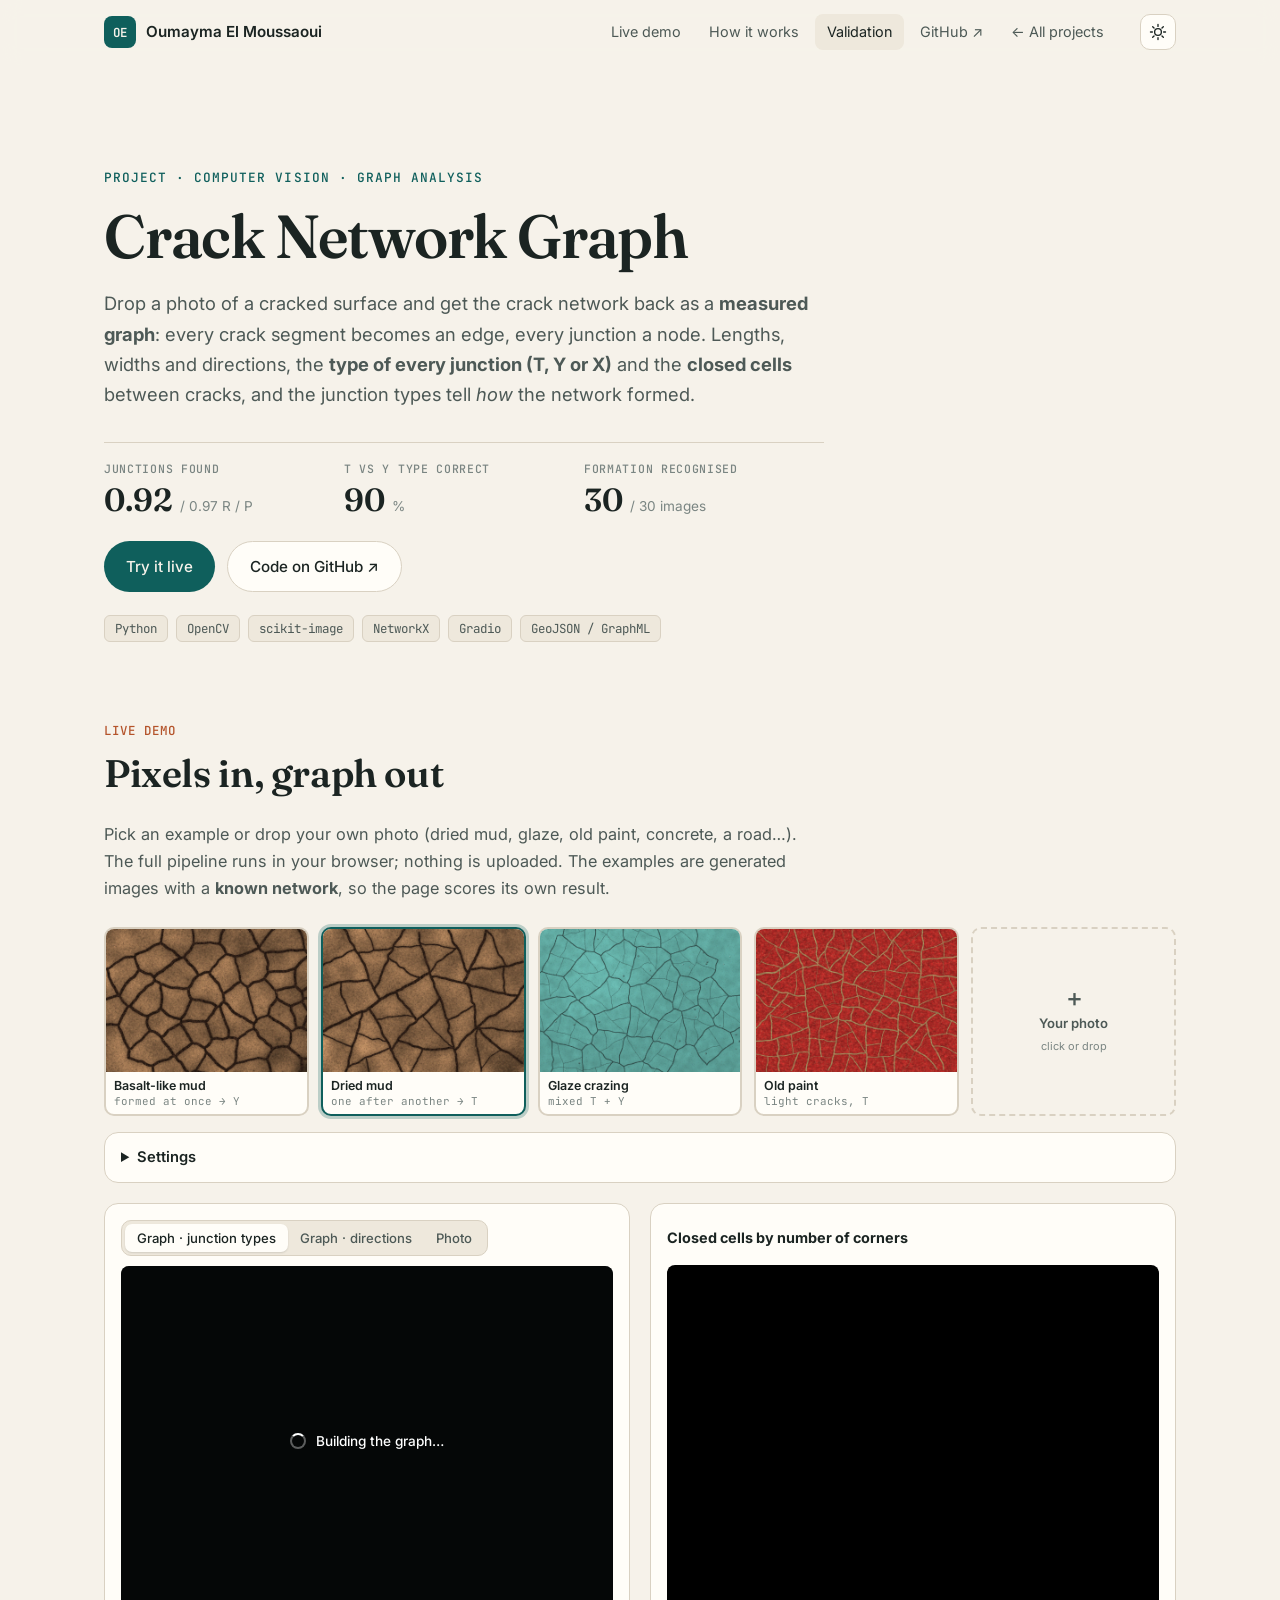
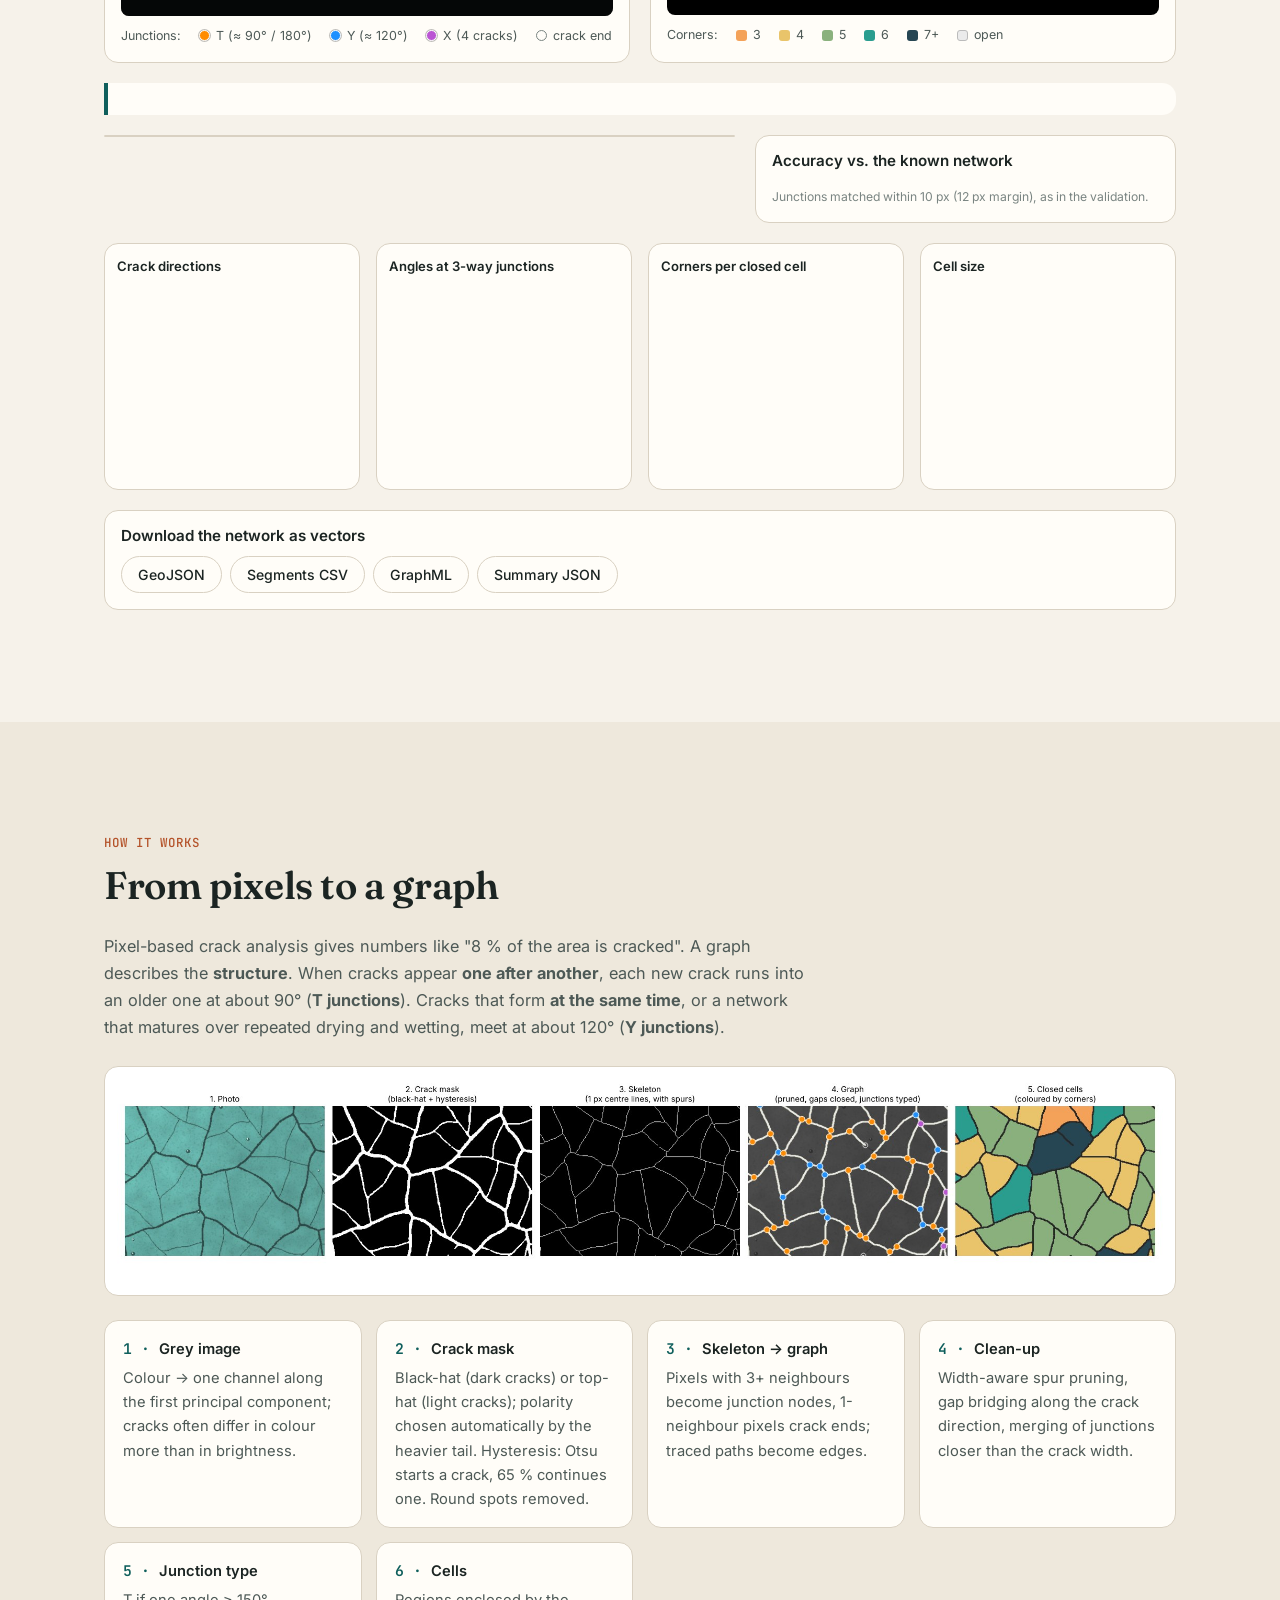
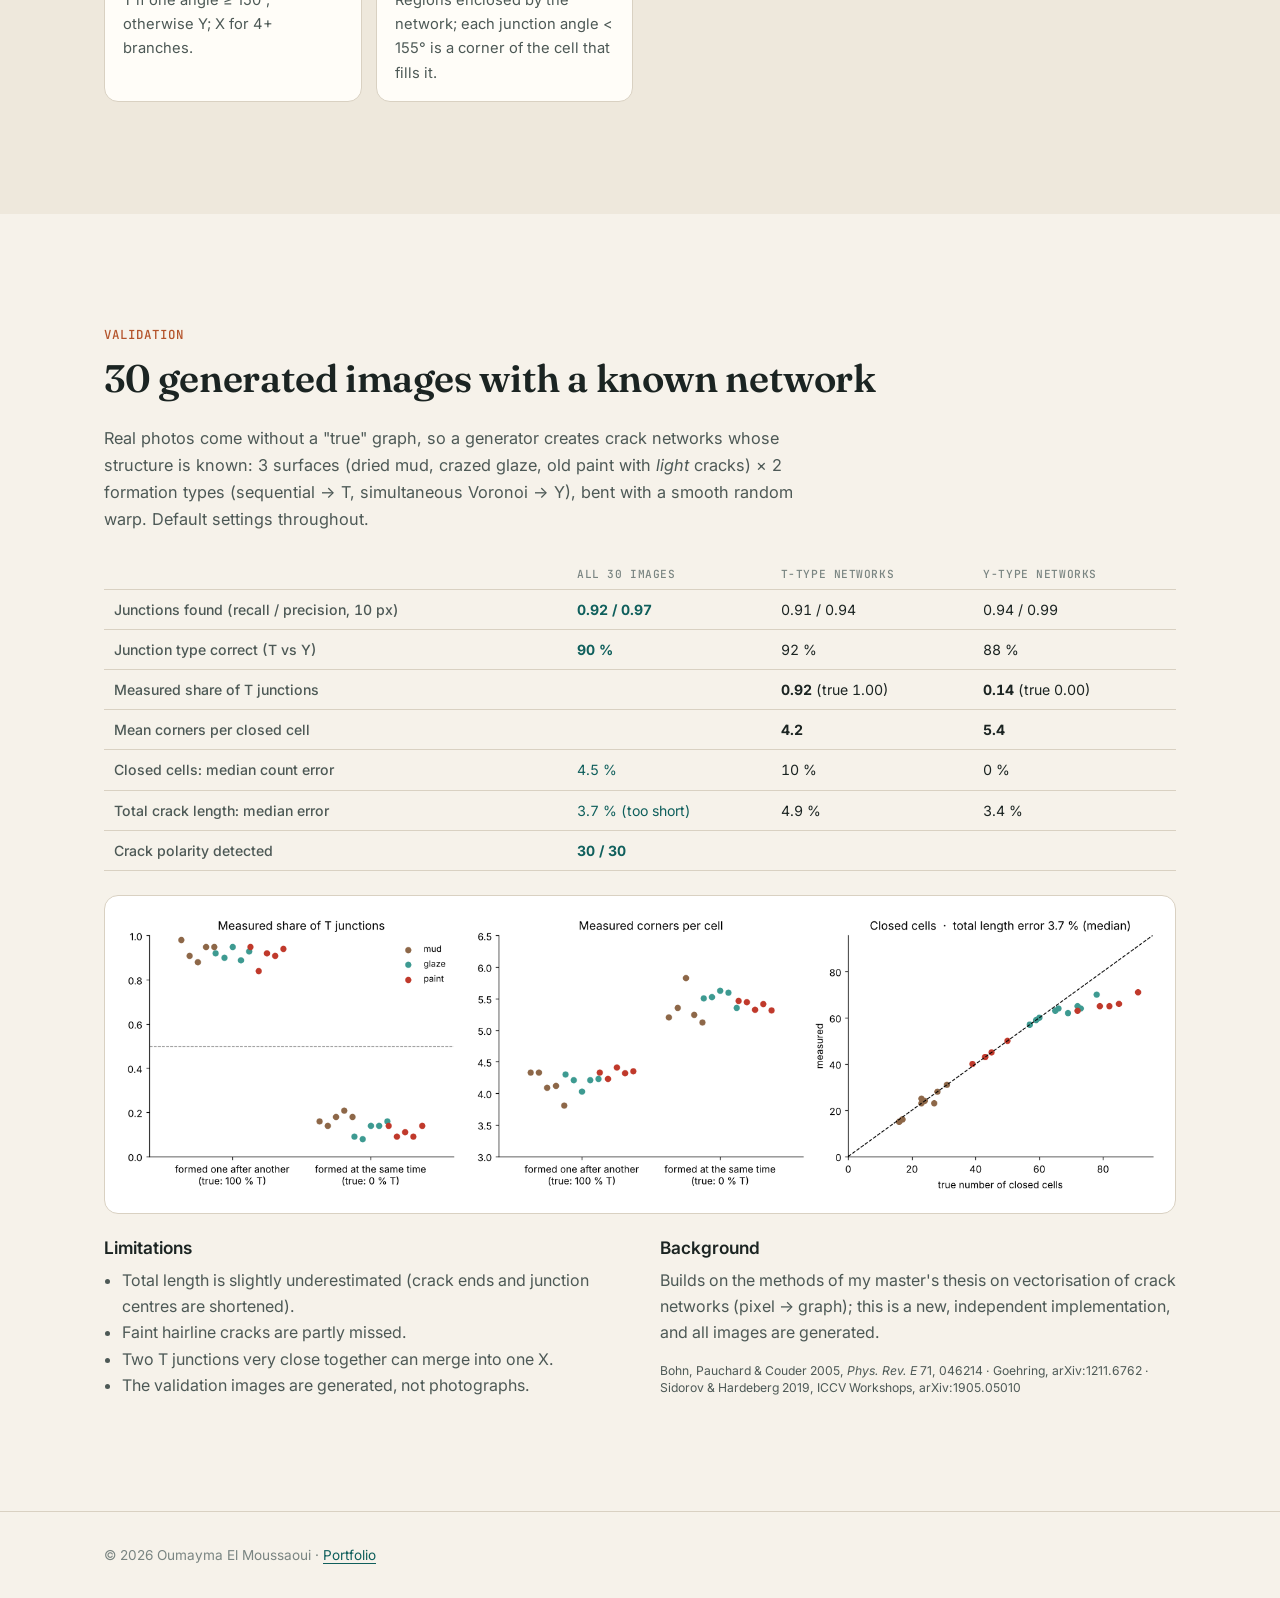
<file: projects/crack-network-graph/index.html>
<!doctype html>
<html lang="en">
<head>
  <meta charset="utf-8">
  <meta name="viewport" content="width=device-width, initial-scale=1">
  <title>Crack Network Graph · Oumayma El Moussaoui</title>
  <meta name="description" content="Live demo: drop a photo of a cracked surface and get the crack network back as a measured graph, with T / Y / X junctions, closed cells and vector export. Runs in your browser.">
  <meta property="og:title" content="Crack Network Graph: crack images to measured graphs">
  <meta property="og:description" content="Pixels to vectors: junction types, closed cells, lengths and directions. Validated on 30 images with a known network.">
  <link rel="icon" href="data:image/svg+xml,%3Csvg xmlns='http://www.w3.org/2000/svg' viewBox='0 0 32 32'%3E%3Crect width='32' height='32' rx='7' fill='%230f5f5c'/%3E%3Cpath d='M6 9 L13 15 L11 23 M13 15 L20 13 L26 19 M20 13 L22 6' stroke='%23f4efe6' stroke-width='2.2' fill='none' stroke-linecap='round' stroke-linejoin='round'/%3E%3C/svg%3E">
  <link rel="preconnect" href="https://fonts.googleapis.com">
  <link rel="preconnect" href="https://fonts.gstatic.com" crossorigin>
  <link href="https://fonts.googleapis.com/css2?family=Fraunces:opsz,wght@9..144,400;9..144,600&family=Inter:wght@400;500;600&family=JetBrains+Mono:wght@400;500&display=swap" rel="stylesheet">
  <link rel="stylesheet" href="../../assets/style.css">
  <link rel="stylesheet" href="../crack-depth-explorer/app.css">
  <link rel="stylesheet" href="app.css">
</head>
<body>
  <a class="skip" href="#main">Skip to content</a>
  <header class="nav">
    <div class="wrap nav-inner">
      <a class="brand" href="../../" aria-label="Back to portfolio">
        <span class="brand-mark" aria-hidden="true">OE</span>
        <span>Oumayma El Moussaoui</span>
      </a>
      <nav aria-label="Page">
        <ul class="nav-links">
          <li><a href="#live">Live demo</a></li>
          <li><a href="#how">How it works</a></li>
          <li><a href="#validation">Validation</a></li>
          <li><a href="https://github.com/elmoussaouioumayma/crack-network-graph" target="_blank" rel="noopener">GitHub ↗</a></li>
          <li><a href="../../#projects">← All projects</a></li>
        </ul>
      </nav>
      <button class="theme-toggle" type="button" aria-label="Toggle dark mode">
        <svg class="i-sun" viewBox="0 0 24 24" aria-hidden="true"><circle cx="12" cy="12" r="4.5"/><path d="M12 2v2.5M12 19.5V22M2 12h2.5M19.5 12H22M4.9 4.9l1.8 1.8M17.3 17.3l1.8 1.8M4.9 19.1l1.8-1.8M17.3 6.7l1.8-1.8"/></svg>
        <svg class="i-moon" viewBox="0 0 24 24" aria-hidden="true"><path d="M20 14.5A8 8 0 1 1 9.5 4a6.5 6.5 0 0 0 10.5 10.5z"/></svg>
      </button>
    </div>
  </header>

  <main id="main">
    <section class="pj-hero">
      <div class="wrap">
        <p class="eyebrow">Project · Computer vision · Graph analysis</p>
        <h1>Crack Network Graph</h1>
        <p class="lede">Drop a photo of a cracked surface and get the crack network back as a <strong>measured graph</strong>: every crack segment becomes an edge, every junction a node. Lengths, widths and directions, the <strong>type of every junction (T, Y or X)</strong> and the <strong>closed cells</strong> between cracks, and the junction types tell <em>how</em> the network formed.</p>
        <dl class="stats pj-stats">
          <div><dt>Junctions found</dt><dd>0.92 <span>/ 0.97 R / P</span></dd></div>
          <div><dt>T vs Y type correct</dt><dd>90 <span>%</span></dd></div>
          <div><dt>Formation recognised</dt><dd>30 <span>/ 30 images</span></dd></div>
        </dl>
        <div class="cta pj-cta">
          <a class="btn btn-primary" href="#live">Try it live</a>
          <a class="btn btn-ghost" href="https://github.com/elmoussaouioumayma/crack-network-graph" target="_blank" rel="noopener">Code on GitHub ↗</a>
        </div>
        <ul class="chips"><li>Python</li><li>OpenCV</li><li>scikit-image</li><li>NetworkX</li><li>Gradio</li><li>GeoJSON / GraphML</li></ul>
      </div>
    </section>

    <section class="section pj-live" id="live">
      <div class="wrap">
        <p class="kicker">Live demo</p>
        <h2>Pixels in, graph out</h2>
        <p class="pj-intro">Pick an example or drop your own photo (dried mud, glaze, old paint, concrete, a road…). The full pipeline runs in your browser; nothing is uploaded. The examples are generated images with a <strong>known network</strong>, so the page scores its own result.</p>

        <div class="ng-pick" id="pick" role="group" aria-label="Choose an image">
          <!-- examples filled by app.js -->
          <label class="ng-drop" id="drop" tabindex="0">
            <input type="file" id="file" accept="image/*">
            <span class="ng-drop-icon" aria-hidden="true">＋</span>
            <span>Your photo<br><small>click or drop</small></span>
          </label>
        </div>

        <details class="pj-card ng-settings" id="settings">
          <summary>Settings</summary>
          <div class="ng-set-grid">
            <div class="cd-ctl">
              <label>Cracks are … than the surface</label>
              <div class="cd-views ng-seg" role="group" aria-label="Crack polarity">
                <button type="button" data-pol="auto" aria-pressed="true">auto</button>
                <button type="button" data-pol="dark" aria-pressed="false">darker</button>
                <button type="button" data-pol="light" aria-pressed="false">lighter</button>
              </div>
            </div>
            <div class="cd-ctl"><label for="maxw">Widest crack <output id="maxwOut">15 px</output></label><input type="range" id="maxw" min="3" max="40" step="1" value="15"></div>
            <div class="cd-ctl"><label for="sens">Sensitivity <output id="sensOut">1.00</output></label><input type="range" id="sens" min="0.5" max="2" step="0.05" value="1"></div>
            <div class="cd-ctl"><label for="prune">Remove dead ends shorter than <output id="pruneOut">12 px</output></label><input type="range" id="prune" min="0" max="40" step="1" value="12"></div>
            <div class="cd-ctl"><label for="bridge">Close gaps up to <output id="bridgeOut">15 px</output></label><input type="range" id="bridge" min="0" max="40" step="1" value="15"></div>
            <div class="cd-ctl"><label for="ppm">Scale <span class="ng-ppm"><input type="number" id="ppm" value="0" min="0" step="0.1" inputmode="decimal"> px per mm <small>(0 = pixels)</small></span></label></div>
          </div>
        </details>

        <div class="ng-results">
          <div class="pj-viewer">
            <div class="cd-toolbar">
              <div class="cd-views" role="group" aria-label="Graph colouring">
                <button type="button" data-g="type" aria-pressed="true">Graph · junction types</button>
                <button type="button" data-g="dir" aria-pressed="false">Graph · directions</button>
                <button type="button" data-g="photo" aria-pressed="false">Photo</button>
              </div>
              <span class="cd-time" id="timing"></span>
            </div>
            <div class="pj-canvas-wrap">
              <canvas id="graph" width="900" height="640" aria-label="Crack network as a graph"></canvas>
              <div class="pj-busy" id="busy" hidden><span></span>Building the graph…</div>
            </div>
            <div class="pj-legend ng-legend">Junctions: <i class="dot" style="background:#ff8c00"></i>T (≈ 90° / 180°) <i class="dot" style="background:#1e90ff"></i>Y (≈ 120°) <i class="dot" style="background:#ba55d3"></i>X (4 cracks) <i class="ring"></i>crack end</div>
          </div>
          <div class="pj-viewer">
            <div class="cd-toolbar"><strong class="ng-title">Closed cells by number of corners</strong></div>
            <canvas id="cells" width="900" height="640" aria-label="Closed cells coloured by number of corners"></canvas>
            <div class="pj-legend ng-legend">Corners: <i class="sq" style="background:#f4a259"></i>3 <i class="sq" style="background:#e9c46a"></i>4 <i class="sq" style="background:#8ab17d"></i>5 <i class="sq" style="background:#2a9d8f"></i>6 <i class="sq" style="background:#264653"></i>7+ <i class="sq" style="background:#ebebeb;border:1px solid #bbb"></i>open</div>
          </div>
        </div>

        <div class="ng-story" id="story" role="status"></div>

        <div class="ng-row">
          <dl class="cd-metrics ng-metrics" id="metrics"></dl>
          <div class="pj-card pj-acc" id="accuracy">
            <h3>Accuracy vs. the known network</h3>
            <table><tbody id="accBody"></tbody></table>
            <p class="pj-foot">Junctions matched within 10 px (12 px margin), as in the validation.</p>
          </div>
        </div>

        <div class="ng-charts" id="charts">
          <figure class="pj-card"><figcaption id="c1t">Crack directions</figcaption><canvas id="c1" width="300" height="240"></canvas></figure>
          <figure class="pj-card"><figcaption id="c2t">Angles at 3-way junctions</figcaption><canvas id="c2" width="300" height="240"></canvas></figure>
          <figure class="pj-card"><figcaption id="c3t">Corners per closed cell</figcaption><canvas id="c3" width="300" height="240"></canvas></figure>
          <figure class="pj-card"><figcaption id="c4t">Cell size</figcaption><canvas id="c4" width="300" height="240"></canvas></figure>
        </div>

        <div class="pj-card ng-dl">
          <h3>Download the network as vectors</h3>
          <div class="cd-actions">
            <button type="button" class="btn btn-ghost btn-sm" data-dl="geojson">GeoJSON</button>
            <button type="button" class="btn btn-ghost btn-sm" data-dl="csv">Segments CSV</button>
            <button type="button" class="btn btn-ghost btn-sm" data-dl="graphml">GraphML</button>
            <button type="button" class="btn btn-ghost btn-sm" data-dl="json">Summary JSON</button>
          </div>
        </div>
      </div>
    </section>

    <section class="section alt" id="how">
      <div class="wrap">
        <p class="kicker">How it works</p>
        <h2>From pixels to a graph</h2>
        <p class="pj-intro">Pixel-based crack analysis gives numbers like "8 % of the area is cracked". A graph describes the <strong>structure</strong>. When cracks appear <strong>one after another</strong>, each new crack runs into an older one at about 90° (<strong>T junctions</strong>). Cracks that form <strong>at the same time</strong>, or a network that matures over repeated drying and wetting, meet at about 120° (<strong>Y junctions</strong>).</p>
        <figure class="pj-fig"><img src="pipeline.jpg" alt="Pipeline: photo, crack mask, skeleton, graph with typed junctions, closed cells coloured by corners" loading="lazy" width="2000" height="390"></figure>
        <ol class="pj-steps">
          <li><span>Grey image</span>Colour → one channel along the first principal component; cracks often differ in colour more than in brightness.</li>
          <li><span>Crack mask</span>Black-hat (dark cracks) or top-hat (light cracks); polarity chosen automatically by the heavier tail. Hysteresis: Otsu starts a crack, 65 % continues one. Round spots removed.</li>
          <li><span>Skeleton → graph</span>Pixels with 3+ neighbours become junction nodes, 1-neighbour pixels crack ends; traced paths become edges.</li>
          <li><span>Clean-up</span>Width-aware spur pruning, gap bridging along the crack direction, merging of junctions closer than the crack width.</li>
          <li><span>Junction type</span>T if one angle ≥ 150°, otherwise Y; X for 4+ branches.</li>
          <li><span>Cells</span>Regions enclosed by the network; each junction angle &lt; 155° is a corner of the cell that fills it.</li>
        </ol>
      </div>
    </section>

    <section class="section" id="validation">
      <div class="wrap">
        <p class="kicker">Validation</p>
        <h2>30 generated images with a known network</h2>
        <p class="pj-intro">Real photos come without a "true" graph, so a generator creates crack networks whose structure is known: 3 surfaces (dried mud, crazed glaze, old paint with <em>light</em> cracks) × 2 formation types (sequential → T, simultaneous Voronoi → Y), bent with a smooth random warp. Default settings throughout.</p>
        <div class="pj-table-wrap">
          <table class="pj-table pj-val">
            <thead><tr><th></th><th>All 30 images</th><th>T-type networks</th><th>Y-type networks</th></tr></thead>
            <tbody>
              <tr><th>Junctions found (recall / precision, 10 px)</th><td><strong>0.92 / 0.97</strong></td><td>0.91 / 0.94</td><td>0.94 / 0.99</td></tr>
              <tr><th>Junction type correct (T vs Y)</th><td><strong>90 %</strong></td><td>92 %</td><td>88 %</td></tr>
              <tr><th>Measured share of T junctions</th><td></td><td><strong>0.92</strong> (true 1.00)</td><td><strong>0.14</strong> (true 0.00)</td></tr>
              <tr><th>Mean corners per closed cell</th><td></td><td><strong>4.2</strong></td><td><strong>5.4</strong></td></tr>
              <tr><th>Closed cells: median count error</th><td>4.5 %</td><td>10 %</td><td>0 %</td></tr>
              <tr><th>Total crack length: median error</th><td>3.7 % (too short)</td><td>4.9 %</td><td>3.4 %</td></tr>
              <tr><th>Crack polarity detected</th><td><strong>30 / 30</strong></td><td></td><td></td></tr>
            </tbody>
          </table>
        </div>
        <figure class="pj-fig"><img src="validation.png" alt="Measured share of T junctions and corners per cell for both formation types, and measured vs true number of closed cells" loading="lazy" width="1650" height="462"></figure>
        <div class="pj-two">
          <div>
            <h3>Limitations</h3>
            <ul>
              <li>Total length is slightly underestimated (crack ends and junction centres are shortened).</li>
              <li>Faint hairline cracks are partly missed.</li>
              <li>Two T junctions very close together can merge into one X.</li>
              <li>The validation images are generated, not photographs.</li>
            </ul>
          </div>
          <div>
            <h3>Background</h3>
            <p>Builds on the methods of my master's thesis on vectorisation of crack networks (pixel → graph); this is a new, independent implementation, and all images are generated.</p>
            <p class="pj-foot">Bohn, Pauchard &amp; Couder 2005, <em>Phys. Rev. E</em> 71, 046214 · Goehring, arXiv:1211.6762 · Sidorov &amp; Hardeberg 2019, ICCV Workshops, arXiv:1905.05010</p>
          </div>
        </div>
      </div>
    </section>
  </main>

  <footer class="footer">
    <div class="wrap">© <span id="year">2026</span> Oumayma El Moussaoui · <a href="../../">Portfolio</a></div>
  </footer>

  <script src="../../assets/main.js"></script>
  <script src="app.js"></script>
</body>
</html>
</file>
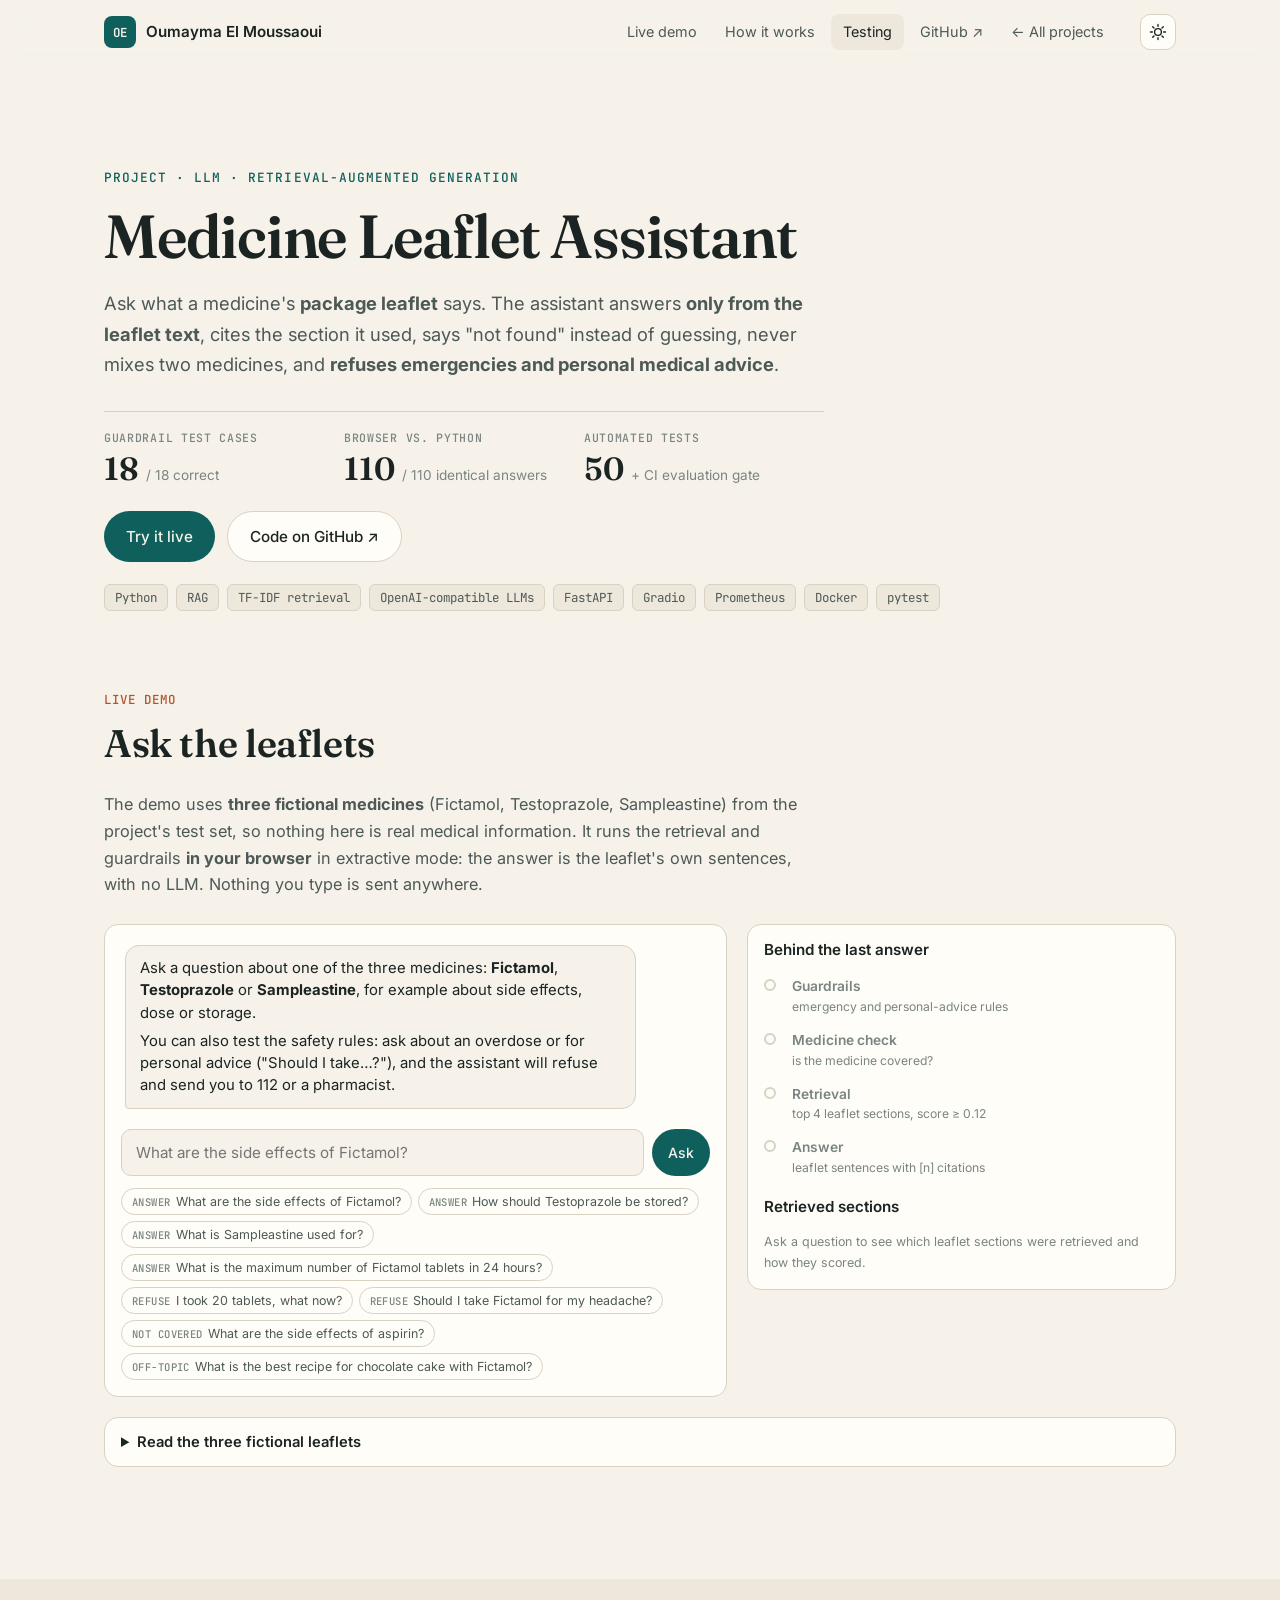
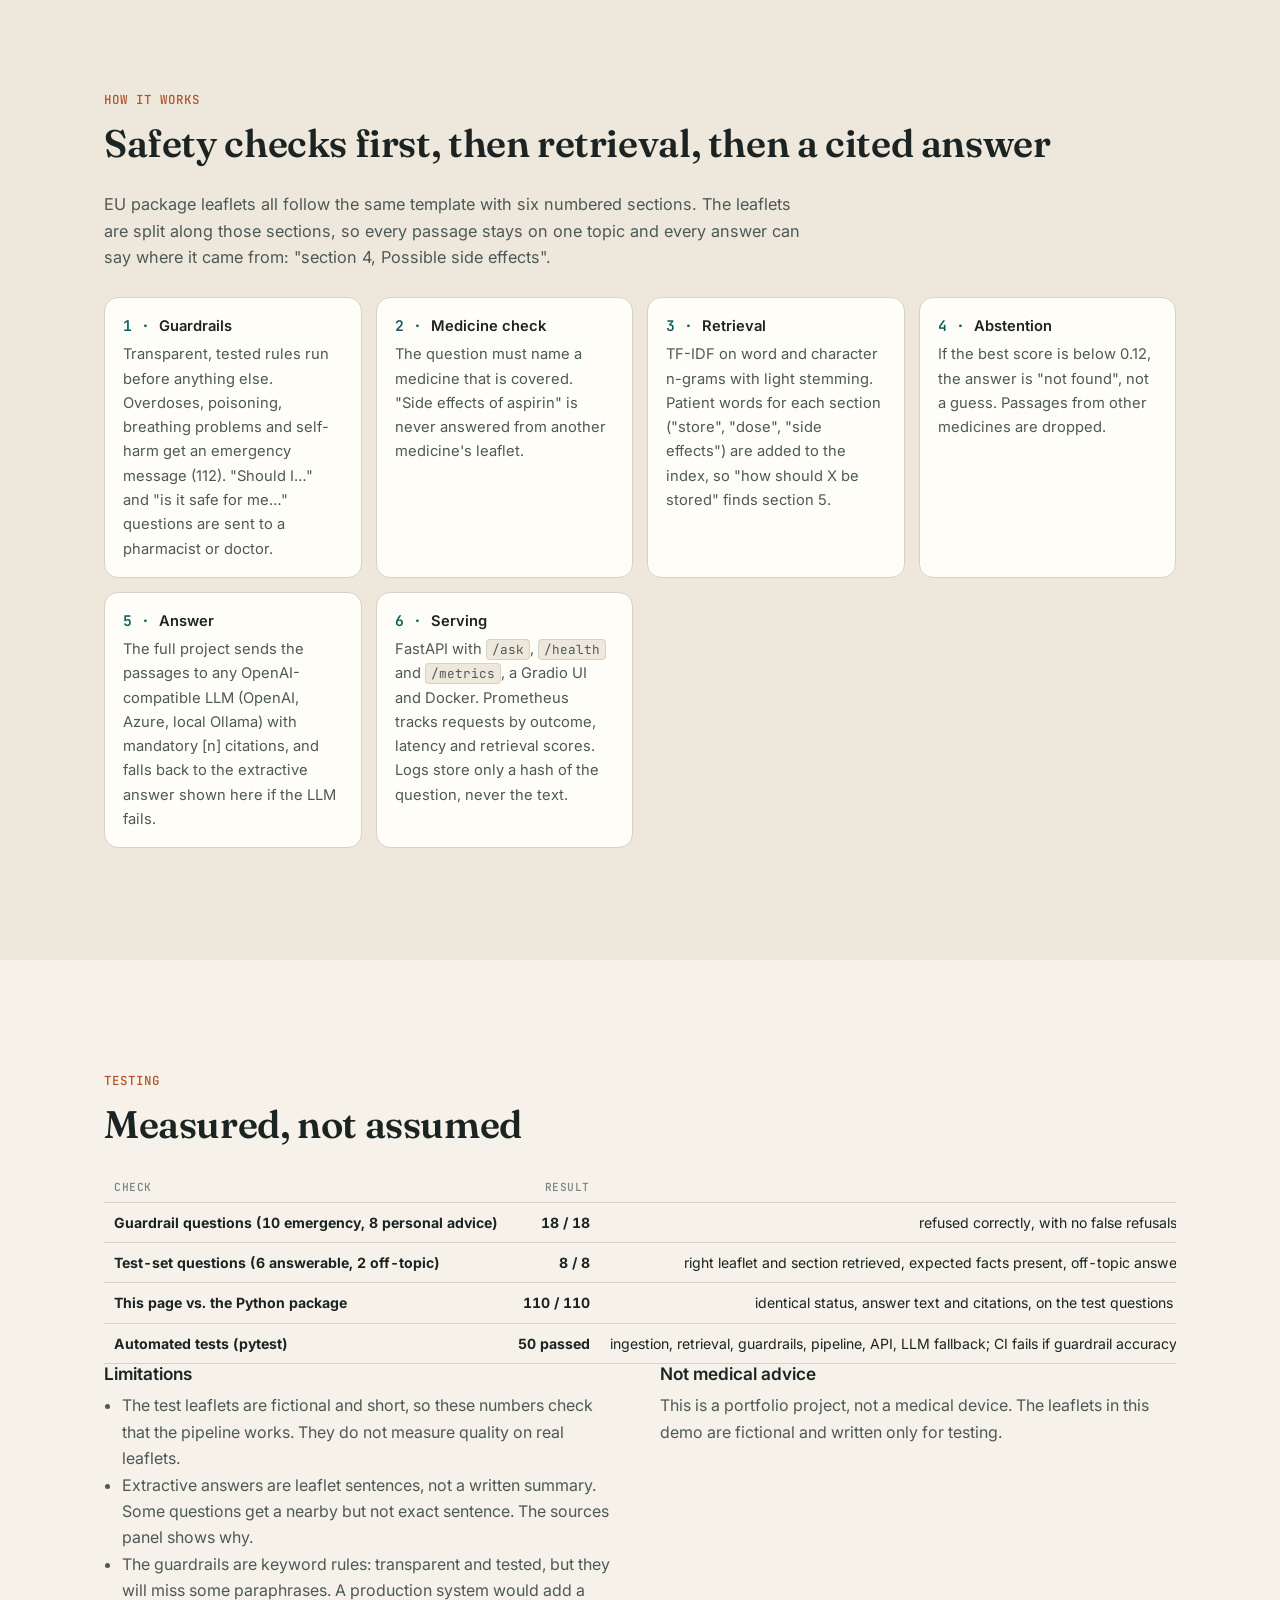
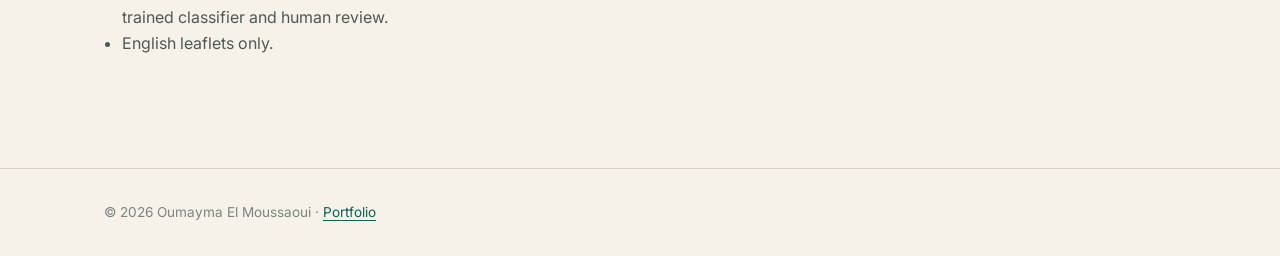
<file: projects/leaflet-assistant/index.html>
<!doctype html>
<html lang="en">
<head>
  <meta charset="utf-8">
  <meta name="viewport" content="width=device-width, initial-scale=1">
  <title>Medicine Leaflet Assistant · Oumayma El Moussaoui</title>
  <meta name="description" content="Live demo: a retrieval-augmented assistant that answers questions about medicines only from their package leaflets, cites the section it used and refuses emergencies and personal medical advice. Runs in your browser.">
  <meta property="og:title" content="Medicine Leaflet Assistant: RAG with citations and guardrails">
  <meta property="og:description" content="Ask a question, see the guardrails, the retrieved leaflet sections and the cited answer. Runs in your browser.">
  <link rel="icon" href="data:image/svg+xml,%3Csvg xmlns='http://www.w3.org/2000/svg' viewBox='0 0 32 32'%3E%3Crect width='32' height='32' rx='7' fill='%230f5f5c'/%3E%3Crect x='7' y='12' width='18' height='8' rx='4' fill='none' stroke='%23f4efe6' stroke-width='2.2'/%3E%3Cpath d='M16 12v8' stroke='%23f4efe6' stroke-width='2.2'/%3E%3C/svg%3E">
  <link rel="preconnect" href="https://fonts.googleapis.com">
  <link rel="preconnect" href="https://fonts.gstatic.com" crossorigin>
  <link href="https://fonts.googleapis.com/css2?family=Fraunces:opsz,wght@9..144,400;9..144,600&family=Inter:wght@400;500;600&family=JetBrains+Mono:wght@400;500&display=swap" rel="stylesheet">
  <link rel="stylesheet" href="../../assets/style.css">
  <link rel="stylesheet" href="../crack-depth-explorer/app.css">
  <link rel="stylesheet" href="app.css">
</head>
<body>
  <a class="skip" href="#main">Skip to content</a>
  <header class="nav">
    <div class="wrap nav-inner">
      <a class="brand" href="../../" aria-label="Back to portfolio">
        <span class="brand-mark" aria-hidden="true">OE</span>
        <span>Oumayma El Moussaoui</span>
      </a>
      <nav aria-label="Page">
        <ul class="nav-links">
          <li><a href="#live">Live demo</a></li>
          <li><a href="#how">How it works</a></li>
          <li><a href="#testing">Testing</a></li>
          <li><a href="https://github.com/elmoussaouioumayma/leaflet-rag" target="_blank" rel="noopener">GitHub ↗</a></li>
          <li><a href="../../#projects">← All projects</a></li>
        </ul>
      </nav>
      <button class="theme-toggle" type="button" aria-label="Toggle dark mode">
        <svg class="i-sun" viewBox="0 0 24 24" aria-hidden="true"><circle cx="12" cy="12" r="4.5"/><path d="M12 2v2.5M12 19.5V22M2 12h2.5M19.5 12H22M4.9 4.9l1.8 1.8M17.3 17.3l1.8 1.8M4.9 19.1l1.8-1.8M17.3 6.7l1.8-1.8"/></svg>
        <svg class="i-moon" viewBox="0 0 24 24" aria-hidden="true"><path d="M20 14.5A8 8 0 1 1 9.5 4a6.5 6.5 0 0 0 10.5 10.5z"/></svg>
      </button>
    </div>
  </header>

  <main id="main">
    <section class="pj-hero">
      <div class="wrap">
        <p class="eyebrow">Project · LLM · Retrieval-augmented generation</p>
        <h1>Medicine Leaflet Assistant</h1>
        <p class="lede">Ask what a medicine's <strong>package leaflet</strong> says. The assistant answers <strong>only from the leaflet text</strong>, cites the section it used, says "not found" instead of guessing, never mixes two medicines, and <strong>refuses emergencies and personal medical advice</strong>.</p>
        <dl class="stats pj-stats">
          <div><dt>Guardrail test cases</dt><dd>18 <span>/ 18 correct</span></dd></div>
          <div><dt>Browser vs. Python</dt><dd>110 <span>/ 110 identical answers</span></dd></div>
          <div><dt>Automated tests</dt><dd>50 <span>+ CI evaluation gate</span></dd></div>
        </dl>
        <div class="cta pj-cta">
          <a class="btn btn-primary" href="#live">Try it live</a>
          <a class="btn btn-ghost" href="https://github.com/elmoussaouioumayma/leaflet-rag" target="_blank" rel="noopener">Code on GitHub ↗</a>
        </div>
        <ul class="chips"><li>Python</li><li>RAG</li><li>TF-IDF retrieval</li><li>OpenAI-compatible LLMs</li><li>FastAPI</li><li>Gradio</li><li>Prometheus</li><li>Docker</li><li>pytest</li></ul>
      </div>
    </section>

    <section class="section pj-live" id="live">
      <div class="wrap">
        <p class="kicker">Live demo</p>
        <h2>Ask the leaflets</h2>
        <p class="pj-intro">The demo uses <strong>three fictional medicines</strong> (Fictamol, Testoprazole, Sampleastine) from the project's test set, so nothing here is real medical information. It runs the retrieval and guardrails <strong>in your browser</strong> in extractive mode: the answer is the leaflet's own sentences, with no LLM. Nothing you type is sent anywhere.</p>

        <div class="la-grid">
          <div class="pj-viewer la-chat">
            <div class="la-log" id="log" role="log" aria-live="polite" aria-label="Conversation">
              <div class="la-msg la-bot la-hello">
                <p>Ask a question about one of the three medicines: <strong>Fictamol</strong>, <strong>Testoprazole</strong> or <strong>Sampleastine</strong>, for example about side effects, dose or storage.</p>
                <p>You can also test the safety rules: ask about an overdose or for personal advice ("Should I take…?"), and the assistant will refuse and send you to 112 or a pharmacist.</p>
              </div>
            </div>
            <form class="la-form" id="form" autocomplete="off">
              <label class="sr-only" for="q">Your question</label>
              <input id="q" type="text" maxlength="300" placeholder="What are the side effects of Fictamol?" required>
              <button class="btn btn-primary btn-sm" type="submit">Ask</button>
            </form>
            <div class="la-examples" id="examples" aria-label="Example questions"></div>
          </div>

          <aside class="pj-side la-side">
            <div>
              <h3 class="la-h">Behind the last answer</h3>
              <ol class="la-trace" id="trace">
                <li class="la-step" data-step="guard"><span class="la-dot"></span><div><b>Guardrails</b><small>emergency and personal-advice rules</small></div></li>
                <li class="la-step" data-step="med"><span class="la-dot"></span><div><b>Medicine check</b><small>is the medicine covered?</small></div></li>
                <li class="la-step" data-step="ret"><span class="la-dot"></span><div><b>Retrieval</b><small>top 4 leaflet sections, score ≥ 0.12</small></div></li>
                <li class="la-step" data-step="ans"><span class="la-dot"></span><div><b>Answer</b><small>leaflet sentences with [n] citations</small></div></li>
              </ol>
            </div>
            <div>
              <h3 class="la-h">Retrieved sections <small id="lat"></small></h3>
              <div id="hits" class="la-hits"><p class="pj-hint">Ask a question to see which leaflet sections were retrieved and how they scored.</p></div>
            </div>
          </aside>
        </div>

        <details class="pj-card la-leaflets" id="leaflets">
          <summary>Read the three fictional leaflets</summary>
          <div class="la-leaflet-grid" id="leafletGrid"></div>
        </details>
      </div>
    </section>

    <section class="section alt" id="how">
      <div class="wrap">
        <p class="kicker">How it works</p>
        <h2>Safety checks first, then retrieval, then a cited answer</h2>
        <p class="pj-intro">EU package leaflets all follow the same template with six numbered sections. The leaflets are split along those sections, so every passage stays on one topic and every answer can say where it came from: "section 4, Possible side effects".</p>
        <ol class="pj-steps">
          <li><span>Guardrails</span>Transparent, tested rules run before anything else. Overdoses, poisoning, breathing problems and self-harm get an emergency message (112). "Should I…" and "is it safe for me…" questions are sent to a pharmacist or doctor.</li>
          <li><span>Medicine check</span>The question must name a medicine that is covered. "Side effects of aspirin" is never answered from another medicine's leaflet.</li>
          <li><span>Retrieval</span>TF-IDF on word and character n-grams with light stemming. Patient words for each section ("store", "dose", "side effects") are added to the index, so "how should X be stored" finds section 5.</li>
          <li><span>Abstention</span>If the best score is below 0.12, the answer is "not found", not a guess. Passages from other medicines are dropped.</li>
          <li><span>Answer</span>The full project sends the passages to any OpenAI-compatible LLM (OpenAI, Azure, local Ollama) with mandatory [n] citations, and falls back to the extractive answer shown here if the LLM fails.</li>
          <li><span>Serving</span>FastAPI with <code>/ask</code>, <code>/health</code> and <code>/metrics</code>, a Gradio UI and Docker. Prometheus tracks requests by outcome, latency and retrieval scores. Logs store only a hash of the question, never the text.</li>
        </ol>
      </div>
    </section>

    <section class="section" id="testing">
      <div class="wrap">
        <p class="kicker">Testing</p>
        <h2>Measured, not assumed</h2>
        <div class="pj-table-wrap">
          <table class="pj-table">
            <thead><tr><th>Check</th><th>Result</th><th>What it shows</th></tr></thead>
            <tbody>
              <tr><th>Guardrail questions (10 emergency, 8 personal advice)</th><td><strong>18 / 18</strong></td><td>refused correctly, with no false refusals on normal questions</td></tr>
              <tr><th>Test-set questions (6 answerable, 2 off-topic)</th><td><strong>8 / 8</strong></td><td>right leaflet and section retrieved, expected facts present, off-topic answered with "not found"</td></tr>
              <tr><th>This page vs. the Python package</th><td><strong>110 / 110</strong></td><td>identical status, answer text and citations, on the test questions plus 72 paraphrases</td></tr>
              <tr><th>Automated tests (pytest)</th><td><strong>50 passed</strong></td><td>ingestion, retrieval, guardrails, pipeline, API, LLM fallback; CI fails if guardrail accuracy drops below 100 %</td></tr>
            </tbody>
          </table>
        </div>
        <div class="pj-two">
          <div>
            <h3>Limitations</h3>
            <ul>
              <li>The test leaflets are fictional and short, so these numbers check that the pipeline works. They do not measure quality on real leaflets.</li>
              <li>Extractive answers are leaflet sentences, not a written summary. Some questions get a nearby but not exact sentence. The sources panel shows why.</li>
              <li>The guardrails are keyword rules: transparent and tested, but they will miss some paraphrases. A production system would add a trained classifier and human review.</li>
              <li>English leaflets only.</li>
            </ul>
          </div>
          <div>
            <h3>Not medical advice</h3>
            <p>This is a portfolio project, not a medical device. The leaflets in this demo are fictional and written only for testing.</p>
          </div>
        </div>
      </div>
    </section>
  </main>
  <footer class="footer">
    <div class="wrap">© <span id="year">2026</span> Oumayma El Moussaoui · <a href="../../">Portfolio</a></div>
  </footer>
  <script src="../../assets/main.js"></script>
  <script src="rag.js"></script>
  <script src="app.js"></script>
</body>
</html>
</file>
<file: assets/style.css>
:root {
  --bg: #f6f2ea;
  --bg-alt: #eee8dc;
  --surface: #fffdf8;
  --ink: #1b2422;
  --ink-soft: #4d5956;
  --muted: #7a8582;
  --line: #d9d1c2;
  --accent: #0f5f5c;
  --accent-ink: #f6f2ea;
  --accent-soft: #d5e7e4;
  --warm: #b4532a;
  --crack: rgba(15, 95, 92, 0.18);
  --shadow: 0 1px 2px rgba(27, 36, 34, .05), 0 8px 24px rgba(27, 36, 34, .06);
  --radius: 14px;
  --serif: "Fraunces", Georgia, serif;
  --sans: "Inter", system-ui, -apple-system, "Segoe UI", sans-serif;
  --mono: "JetBrains Mono", ui-monospace, Menlo, monospace;
  color-scheme: light;
}

:root[data-theme="dark"] {
  --bg: #111816;
  --bg-alt: #161f1d;
  --surface: #1b2523;
  --ink: #e8ece9;
  --ink-soft: #b3bfbb;
  --muted: #84928e;
  --line: #2b3835;
  --accent: #5cc2b8;
  --accent-ink: #0d1413;
  --accent-soft: #1d3633;
  --warm: #e08a5f;
  --crack: rgba(92, 194, 184, 0.16);
  --shadow: 0 1px 2px rgba(0, 0, 0, .3), 0 8px 24px rgba(0, 0, 0, .25);
  color-scheme: dark;
}

@media (prefers-color-scheme: dark) {
  :root:not([data-theme="light"]) {
    --bg: #111816;
    --bg-alt: #161f1d;
    --surface: #1b2523;
    --ink: #e8ece9;
    --ink-soft: #b3bfbb;
    --muted: #84928e;
    --line: #2b3835;
    --accent: #5cc2b8;
    --accent-ink: #0d1413;
    --accent-soft: #1d3633;
    --warm: #e08a5f;
    --crack: rgba(92, 194, 184, 0.16);
    --shadow: 0 1px 2px rgba(0, 0, 0, .3), 0 8px 24px rgba(0, 0, 0, .25);
    color-scheme: dark;
  }
}

*, *::before, *::after { box-sizing: border-box; }
html { scroll-behavior: smooth; scroll-padding-top: 72px; }
body {
  margin: 0;
  background: var(--bg);
  color: var(--ink);
  font: 16px/1.65 var(--sans);
  -webkit-font-smoothing: antialiased;
  overflow-x: hidden;
}
img, svg { display: block; max-width: 100%; }
a { color: var(--accent); text-decoration-thickness: 1px; text-underline-offset: 3px; }
h1, h2, h3 { margin: 0; line-height: 1.2; }
h2 { font: 600 clamp(1.7rem, 3.4vw, 2.4rem)/1.15 var(--serif); letter-spacing: -.01em; margin-bottom: 1.6rem; }
h3 { font-size: 1.08rem; font-weight: 600; }
p { margin: 0 0 1rem; }

.wrap { width: 100%; max-width: 1120px; margin: 0 auto; padding: 0 24px; }
@media (max-width: 600px) { .wrap { padding: 0 16px; } }

.skip { position: absolute; left: -999px; top: 8px; background: var(--accent); color: var(--accent-ink); padding: 8px 14px; border-radius: 8px; z-index: 100; }
.skip:focus { left: 8px; }
:focus-visible { outline: 2px solid var(--accent); outline-offset: 3px; border-radius: 4px; }

/* NAV */
.nav {
  position: sticky; top: 0; z-index: 50;
  background: color-mix(in srgb, var(--bg) 85%, transparent);
  backdrop-filter: saturate(1.4) blur(10px);
  -webkit-backdrop-filter: saturate(1.4) blur(10px);
  border-bottom: 1px solid transparent;
  transition: border-color .2s;
}
.nav.scrolled { border-bottom-color: var(--line); }
.nav-inner { display: flex; align-items: center; gap: 24px; height: 64px; }
.brand { display: flex; align-items: center; gap: 10px; color: var(--ink); text-decoration: none; font-weight: 600; font-size: .95rem; margin-right: auto; }
.brand-mark { display: grid; place-items: center; width: 32px; height: 32px; border-radius: 8px; background: var(--accent); color: var(--accent-ink); font: 600 .78rem var(--mono); }
.nav-links { display: flex; gap: 4px; list-style: none; margin: 0; padding: 0; }
.nav-links a { display: block; padding: 6px 12px; border-radius: 8px; color: var(--ink-soft); text-decoration: none; font-size: .9rem; }
.nav-links a:hover, .nav-links a.active { color: var(--ink); background: var(--bg-alt); }
.theme-toggle { width: 36px; height: 36px; display: grid; place-items: center; border: 1px solid var(--line); border-radius: 10px; background: var(--surface); color: var(--ink); cursor: pointer; }
.theme-toggle svg { width: 18px; height: 18px; fill: none; stroke: currentColor; stroke-width: 1.8; stroke-linecap: round; }
.i-moon { display: none; }
:root[data-theme="dark"] .i-sun { display: none; }
:root[data-theme="dark"] .i-moon { display: block; }
@media (prefers-color-scheme: dark) {
  :root:not([data-theme="light"]) .i-sun { display: none; }
  :root:not([data-theme="light"]) .i-moon { display: block; }
}
@media (max-width: 760px) {
  .nav-links { display: none; }
  .brand span:last-child { font-size: .9rem; }
}

/* HERO */
.hero { position: relative; padding: clamp(64px, 12vw, 140px) 0 clamp(56px, 8vw, 96px); overflow: hidden; }
.crack-field { position: absolute; inset: 0; width: 100%; height: 100%; pointer-events: none; }
.crack-field path { fill: none; stroke: var(--crack); stroke-linecap: round; stroke-linejoin: round; }
.crack-field circle { fill: var(--crack); }
.hero-inner { position: relative; }
.eyebrow { font: 500 .8rem var(--mono); letter-spacing: .08em; text-transform: uppercase; color: var(--accent); margin-bottom: 1.2rem; }
.hero h1 { font: 400 clamp(2.1rem, 5.6vw, 4rem)/1.08 var(--serif); letter-spacing: -.02em; max-width: 17ch; margin-bottom: 1.5rem; }
.hero h1 em { font-style: italic; color: var(--accent); }
.lede { font-size: clamp(1.02rem, 1.6vw, 1.15rem); color: var(--ink-soft); max-width: 60ch; }
.cta { display: flex; flex-wrap: wrap; gap: 12px; margin: 2rem 0 3rem; }
.btn { display: inline-flex; align-items: center; padding: 12px 22px; border-radius: 999px; font-weight: 500; font-size: .95rem; text-decoration: none; transition: transform .15s, background .15s; }
.btn:hover { transform: translateY(-1px); }
.btn-primary { background: var(--accent); color: var(--accent-ink); }
.btn-ghost { border: 1px solid var(--line); color: var(--ink); background: var(--surface); }
.stats { display: grid; grid-template-columns: repeat(3, minmax(0, 1fr)); gap: 0; margin: 0; max-width: 720px; border-top: 1px solid var(--line); }
.stats div { padding: 18px 16px 0 0; }
.stats dt { font: 500 .72rem var(--mono); text-transform: uppercase; letter-spacing: .06em; color: var(--muted); }
.stats dd { margin: 4px 0 0; font: 600 clamp(1.4rem, 3vw, 2rem) var(--serif); font-variant-numeric: tabular-nums; }
.stats dd span { font: 400 .85rem var(--sans); color: var(--muted); }
@media (max-width: 520px) { .stats { grid-template-columns: 1fr; } .stats div { padding-top: 14px; } }

/* SECTIONS */
.section { padding: clamp(64px, 9vw, 112px) 0; }
.section.alt { background: var(--bg-alt); }
.kicker { font: 500 .78rem var(--mono); letter-spacing: .08em; text-transform: uppercase; color: var(--warm); margin-bottom: .8rem; }
.grid-2 { display: grid; grid-template-columns: 1fr 1.3fr; gap: 48px; }
@media (max-width: 820px) { .grid-2 { grid-template-columns: 1fr; gap: 0; } }
.prose p { color: var(--ink-soft); font-size: 1.05rem; }
.langs { display: flex; flex-wrap: wrap; gap: 8px; list-style: none; padding: 0; margin: 1.5rem 0 0; }
.langs li { padding: 6px 12px; border: 1px solid var(--line); border-radius: 999px; font-size: .88rem; color: var(--ink-soft); background: var(--surface); }
.langs strong { color: var(--ink); font-weight: 600; }

.skills { display: grid; grid-template-columns: repeat(auto-fit, minmax(200px, 1fr)); gap: 16px; margin-top: 56px; }
.skill { padding: 20px; background: var(--surface); border: 1px solid var(--line); border-radius: var(--radius); }
.skill h3 { font: 500 .78rem var(--mono); text-transform: uppercase; letter-spacing: .06em; color: var(--accent); margin-bottom: .6rem; }
.skill p { margin: 0; font-size: .92rem; color: var(--ink-soft); }

/* PROJECTS */
.tag { font: 500 .74rem var(--mono); letter-spacing: .04em; color: var(--muted); margin-bottom: .5rem; text-transform: uppercase; }
.feature { display: grid; grid-template-columns: 1.35fr 1fr; gap: 40px; padding: clamp(24px, 4vw, 40px); background: var(--surface); border: 1px solid var(--line); border-radius: calc(var(--radius) + 4px); box-shadow: var(--shadow); margin-bottom: 24px; }
.feature h3 { font: 600 clamp(1.3rem, 2.4vw, 1.65rem)/1.2 var(--serif); margin-bottom: 1rem; }
.feature p { color: var(--ink-soft); }
.feature-fig { margin: 0; align-self: center; background: var(--bg); border: 1px solid var(--line); border-radius: var(--radius); padding: 16px; }
.feature-fig svg { width: 100%; height: auto; }
.feature-fig figcaption { font: .72rem var(--mono); color: var(--muted); text-align: center; margin-top: 8px; }
#thesisFig .edge { stroke: var(--ink); stroke-width: 1.6; fill: none; stroke-linecap: round; opacity: .75; }
#thesisFig .node { fill: var(--warm); }
#thesisFig .end { fill: var(--accent); }
@media (max-width: 860px) { .feature { grid-template-columns: 1fr; } .feature-fig { max-width: 420px; } }

.pipeline { list-style: none; padding: 0; margin: 1.4rem 0; display: grid; grid-template-columns: repeat(3, minmax(0, 1fr)); gap: 10px; counter-reset: step; }
.pipeline li { padding: 12px 14px; border-radius: 10px; background: var(--accent-soft); font-size: .85rem; color: var(--ink-soft); line-height: 1.45; }
.pipeline span { display: block; font-weight: 600; color: var(--ink); margin-bottom: 2px; }
.pipeline span::before { counter-increment: step; content: counter(step) " · "; font-family: var(--mono); color: var(--accent); }
@media (max-width: 560px) { .pipeline { grid-template-columns: 1fr; } }
.result { border-left: 3px solid var(--warm); padding-left: 14px; }

.chips { display: flex; flex-wrap: wrap; gap: 8px; list-style: none; padding: 0; margin: 1rem 0 0; }
.chips li { padding: 4px 10px; border-radius: 6px; background: var(--bg-alt); border: 1px solid var(--line); font: .78rem var(--mono); color: var(--ink-soft); }

.cards { display: grid; grid-template-columns: repeat(auto-fit, minmax(300px, 1fr)); gap: 24px; }
@media (max-width: 360px) { .cards { grid-template-columns: 1fr; } }
.card { display: flex; flex-direction: column; padding: 26px; background: var(--surface); border: 1px solid var(--line); border-radius: var(--radius); transition: transform .2s, box-shadow .2s, border-color .2s; }
.card:hover { transform: translateY(-3px); box-shadow: var(--shadow); border-color: color-mix(in srgb, var(--accent) 35%, var(--line)); }
.card h3 { font: 600 1.2rem/1.25 var(--serif); margin-bottom: .7rem; }
.card > p { color: var(--ink-soft); font-size: .95rem; }
.metric { margin-top: auto !important; padding-top: .4rem; font-size: .9rem !important; color: var(--ink) !important; }
.metric strong { color: var(--accent); font-variant-numeric: tabular-nums; }
.metric span { color: var(--muted); }
.repo-row { display: flex; flex-wrap: wrap; gap: 4px 16px; }
.repo { font: 500 .82rem var(--mono); text-decoration: none; word-break: break-word; }
.repo:hover { text-decoration: underline; }

/* TIMELINE */
.timeline { list-style: none; padding: 0; margin: 0; }
.timeline > li { display: grid; grid-template-columns: 180px 1fr; gap: 32px; padding: 28px 0; border-top: 1px solid var(--line); }
.timeline > li:last-child { border-bottom: 1px solid var(--line); }
.when { font: 500 .82rem var(--mono); color: var(--muted); padding-top: 3px; }
.what h3 { font-size: 1.12rem; }
.what .sub { font-weight: 400; color: var(--muted); font-size: .9rem; }
.org { color: var(--accent); font-weight: 500; font-size: .95rem; margin: 4px 0 10px; }
.what ul { margin: 0; padding-left: 1.1rem; color: var(--ink-soft); }
.what li { margin-bottom: 6px; }
.what li::marker { color: var(--warm); }
@media (max-width: 680px) { .timeline > li { grid-template-columns: 1fr; gap: 6px; } }

/* EDUCATION */
.edu { display: grid; grid-template-columns: repeat(auto-fit, minmax(300px, 1fr)); gap: 16px; }
@media (max-width: 360px) { .edu { grid-template-columns: 1fr; } }
.edu-item { padding: 22px; background: var(--surface); border: 1px solid var(--line); border-radius: var(--radius); }
.edu-item .yr { font: 500 .76rem var(--mono); color: var(--warm); }
.edu-item h3 { margin: 6px 0 6px; }
.edu-item p { margin: 0; color: var(--ink-soft); font-size: .92rem; }
.certs { margin-top: 40px; }
.certs h3 { font: 500 .78rem var(--mono); text-transform: uppercase; letter-spacing: .06em; color: var(--muted); margin-top: 1.6rem; }

/* CONTACT */
.contact h2 { font-size: clamp(2rem, 4.6vw, 3.2rem); }
.contact-links { list-style: none; padding: 0; margin: 2rem 0 0; display: grid; grid-template-columns: repeat(auto-fit, minmax(240px, 1fr)); gap: 12px; }
.contact-links a { display: block; padding: 18px 20px; border: 1px solid var(--line); border-radius: var(--radius); background: var(--surface); color: var(--ink); text-decoration: none; font-weight: 500; word-break: break-word; transition: border-color .2s, transform .2s; }
.contact-links a:hover { border-color: var(--accent); transform: translateY(-2px); }
.contact-links span { display: block; font: 500 .72rem var(--mono); text-transform: uppercase; letter-spacing: .06em; color: var(--muted); margin-bottom: 4px; }

.footer { padding: 32px 0; border-top: 1px solid var(--line); font-size: .85rem; color: var(--muted); }

/* reveal */
.reveal { opacity: 0; transform: translateY(14px); transition: opacity .6s ease, transform .6s ease; }
.reveal.in { opacity: 1; transform: none; }
@media (prefers-reduced-motion: reduce) {
  html { scroll-behavior: auto; }
  .reveal { opacity: 1; transform: none; transition: none; }
  .card, .btn, .contact-links a { transition: none; }
}

/* LIVE DEMO */
.demo-lede { margin-bottom: 2rem; }
.btn-sm { padding: 9px 16px; font-size: .88rem; cursor: pointer; border: 0; font-family: inherit; }
.btn-ghost.btn-sm { border: 1px solid var(--line); }
.cd { display: grid; grid-template-columns: minmax(0, 1.6fr) minmax(0, 1fr); gap: 24px; padding: clamp(16px, 3vw, 28px); background: var(--surface); border: 1px solid var(--line); border-radius: calc(var(--radius) + 4px); box-shadow: var(--shadow); }
@media (max-width: 900px) { .cd { grid-template-columns: 1fr; } }
.cd-toolbar { display: flex; flex-wrap: wrap; align-items: center; justify-content: space-between; gap: 8px; margin-bottom: 10px; }
.cd-views { display: inline-flex; flex-wrap: wrap; padding: 3px; background: var(--bg-alt); border: 1px solid var(--line); border-radius: 10px; }
.cd-views button { border: 0; background: transparent; color: var(--ink-soft); font: 500 .82rem var(--sans); padding: 6px 12px; border-radius: 7px; cursor: pointer; }
.cd-views button[aria-pressed="true"] { background: var(--surface); color: var(--ink); box-shadow: 0 1px 2px rgba(0,0,0,.12); }
.cd-time { font: .74rem var(--mono); color: var(--muted); }
#cdCanvas { width: 100%; height: auto; border-radius: 10px; background: #000; image-rendering: auto; border: 1px solid var(--line); }
.cd-legend { display: flex; flex-wrap: wrap; align-items: center; gap: 6px 14px; font-size: .8rem; color: var(--ink-soft); margin-top: 10px; }
.lg { display: inline-block; width: 12px; height: 12px; border-radius: 3px; margin-right: -8px; vertical-align: -1px; }
.lg-mask { background: var(--accent); opacity: .7; }
.lg-skel { background: var(--warm); height: 3px; }
.lg-junc { background: #ffd166; border-radius: 50%; border: 1px solid rgba(0,0,0,.5); }
.cd-source { font: .76rem var(--mono); color: var(--muted); margin: 6px 0 0; word-break: break-word; }
.cd-actions { display: flex; flex-wrap: wrap; gap: 8px; margin-bottom: 18px; }
.cd-upload { position: relative; overflow: hidden; color: var(--ink); }
.cd-upload input { position: absolute; inset: 0; opacity: 0; cursor: pointer; }
.cd-upload:focus-within { outline: 2px solid var(--accent); outline-offset: 3px; }
.cd-ctl { margin-bottom: 14px; }
.cd-ctl > label:not(.cd-check) { display: flex; justify-content: space-between; gap: 8px; font-size: .86rem; font-weight: 500; }
.cd-ctl output { font: .8rem var(--mono); color: var(--accent); }
.cd input[type=range] { width: 100%; accent-color: var(--accent); margin: 6px 0 0; }
.cd input[type=range]:disabled { opacity: .45; }
.cd-check { display: flex; align-items: center; gap: 8px; font-size: .84rem; color: var(--ink-soft); margin-top: 4px; cursor: pointer; }
.cd-check input { accent-color: var(--accent); }
.cd-row { margin-bottom: 10px; }
.cd-scale { font-size: .84rem; color: var(--ink-soft); }
.cd-scale input { width: 80px; margin: 0 4px; padding: 4px 8px; font: .84rem var(--mono); color: var(--ink); background: var(--bg); border: 1px solid var(--line); border-radius: 6px; }
.cd-metrics { display: grid; grid-template-columns: 1fr 1fr; gap: 1px; margin: 18px 0 0; background: var(--line); border: 1px solid var(--line); border-radius: 10px; overflow: hidden; }
.cd-metrics div { background: var(--bg); padding: 10px 12px; }
.cd-metrics dt { font: 500 .68rem var(--mono); text-transform: uppercase; letter-spacing: .05em; color: var(--muted); }
.cd-metrics dd { margin: 2px 0 0; font: 600 1.15rem var(--serif); font-variant-numeric: tabular-nums; }
.cd-metrics .f1 dd { color: var(--accent); }
.cd-metrics small { font: .72rem var(--mono); color: var(--muted); }
.cd-note { font-size: .84rem; color: var(--muted); margin-top: 14px; }
.repo-private { margin: 0 !important; font: 500 .8rem var(--mono); color: var(--muted) !important; }
.repo-row { margin: 0 0 4px; }
.card-live { border-color: color-mix(in srgb, var(--accent) 45%, var(--line)); }
.live-dot { display: inline-block; width: 8px; height: 8px; border-radius: 50%; background: #2fbf71; margin-right: 6px; vertical-align: 1px; box-shadow: 0 0 0 3px color-mix(in srgb, #2fbf71 25%, transparent); }
.live-btn { align-self: flex-start; margin-top: 4px; }
.live-row { display: flex; flex-wrap: wrap; align-items: center; gap: 10px 16px; margin-top: 4px; }
</file>
<file: projects/crack-depth-explorer/app.css>
.pj-hero { padding: clamp(48px, 9vw, 104px) 0 clamp(32px, 5vw, 56px); }
.pj-hero h1 { font: 600 clamp(2.2rem, 6vw, 3.8rem)/1.05 var(--serif); letter-spacing: -.02em; margin-bottom: 1.2rem; }
.pj-stats { margin: 2rem 0 1.4rem; }
.pj-intro { color: var(--ink-soft); max-width: 70ch; font-size: 1.02rem; margin-bottom: 1.6rem; }
.pj-live { padding-top: 24px; }

.pj-photos { display: grid; grid-template-columns: repeat(4, minmax(0, 1fr)); gap: 12px; margin-bottom: 18px; }
@media (max-width: 640px) { .pj-photos { grid-template-columns: repeat(2, minmax(0, 1fr)); } }
.pj-photo { position: relative; margin: 0; border: 1px solid var(--line); border-radius: 10px; overflow: hidden; background: #000; }
.pj-photo canvas { width: 100%; height: auto; display: block; transition: opacity .2s; }
.pj-photo.off canvas { opacity: .25; }
.pj-photo label { position: absolute; left: 6px; right: 6px; bottom: 6px; display: flex; align-items: center; gap: 6px; padding: 4px 8px; border-radius: 6px; background: rgba(10, 14, 13, .72); color: #f1f1ee; font: 500 .74rem var(--mono); cursor: pointer; }
.pj-photo input { accent-color: #5cc2b8; margin: 0; }
.pj-arrow { position: absolute; top: 6px; right: 8px; font: 600 .9rem var(--mono); color: #ffd166; text-shadow: 0 1px 2px #000; }

.pj-ctrls { display: grid; grid-template-columns: repeat(3, minmax(0, 1fr)); gap: 8px 24px; padding: 16px 20px 4px; background: var(--surface); border: 1px solid var(--line); border-radius: var(--radius); margin-bottom: 20px; }
@media (max-width: 820px) { .pj-ctrls { grid-template-columns: 1fr; } }
.pj-ctrls small { display: block; color: var(--muted); font-size: .76rem; line-height: 1.4; margin-top: 4px; }
.pj-ctrls input[type=range], .pj-inline input[type=range] { width: 100%; accent-color: var(--accent); }

.pj-grid { display: grid; grid-template-columns: minmax(0, 1.55fr) minmax(0, 1fr); gap: 20px; margin-bottom: 20px; }
.pj-grid-2 { grid-template-columns: minmax(0, 1fr) minmax(0, 1fr); }
@media (max-width: 920px) { .pj-grid, .pj-grid-2 { grid-template-columns: 1fr; } }
.pj-viewer, .pj-card, .pj-side { background: var(--surface); border: 1px solid var(--line); border-radius: var(--radius); padding: 16px; min-width: 0; }
.pj-side { display: flex; flex-direction: column; gap: 16px; }
.pj-side .cd-metrics { margin: 0; }
.pj-canvas-wrap { position: relative; }
#view { width: 100%; height: auto; display: block; border-radius: 8px; background: #000; cursor: crosshair; touch-action: manipulation; }
.pj-busy { position: absolute; inset: 0; display: flex; align-items: center; justify-content: center; gap: 10px; background: rgba(10, 14, 13, .55); color: #fff; font: 500 .85rem var(--sans); border-radius: 8px; }
.pj-busy[hidden] { display: none; }
.pj-busy span { width: 16px; height: 16px; border: 2px solid rgba(255,255,255,.35); border-top-color: #fff; border-radius: 50%; animation: pjspin .8s linear infinite; }
@keyframes pjspin { to { transform: rotate(360deg); } }
@media (prefers-reduced-motion: reduce) { .pj-busy span { animation: none; } }
.pj-legend { display: flex; flex-wrap: wrap; align-items: center; gap: 6px 14px; font-size: .78rem; color: var(--ink-soft); margin-top: 10px; min-height: 18px; }
.pj-cbar { display: inline-flex; align-items: center; gap: 6px; font: .74rem var(--mono); }
.pj-cbar i { display: inline-block; width: 120px; height: 10px; border-radius: 3px; }
.pj-hint { font-size: .78rem; color: var(--muted); margin: 6px 0 0; }

.pj-acc h3, .pj-card h3 { font-size: .95rem; margin-bottom: 10px; }
.pj-acc h3 span, .pj-card h3 small { font-weight: 400; color: var(--muted); font-size: .78rem; }
.pj-acc table { width: 100%; border-collapse: collapse; font-size: .88rem; font-variant-numeric: tabular-nums; }
.pj-acc th, .pj-acc td { text-align: right; padding: 7px 6px; border-bottom: 1px solid var(--line); }
.pj-acc th:first-child { text-align: left; font-weight: 500; color: var(--ink-soft); }
.pj-acc thead th { font: 500 .7rem var(--mono); text-transform: uppercase; letter-spacing: .05em; color: var(--muted); }
.pj-acc td:nth-child(2) { color: var(--accent); font-weight: 600; }
.pj-acc.hidden { display: none; }
.pj-foot { font-size: .76rem; color: var(--muted); line-height: 1.45; margin: 8px 0 0; }

.pj-card-head { display: flex; flex-wrap: wrap; align-items: baseline; justify-content: space-between; gap: 6px 12px; margin-bottom: 8px; }
.pj-card-head h3 { margin: 0; }
.pj-readout { font: .78rem var(--mono); color: var(--ink-soft); }
.pj-readout b { color: var(--accent); font-weight: 600; }
#profile { width: 100%; height: auto; display: block; }
.lg-line { display: inline-block; width: 18px; height: 0; border-top: 2px solid var(--accent); margin-right: -8px; vertical-align: middle; }
.lg-dash { border-top: 2px dashed var(--muted); }
.lg-box { display: inline-block; width: 14px; height: 10px; background: color-mix(in srgb, var(--warm) 30%, transparent); border: 1px solid var(--warm); margin-right: -8px; vertical-align: -1px; }
.pj-inline { display: flex; align-items: center; gap: 8px; font: .78rem var(--mono); color: var(--muted); }
.pj-inline input { width: 110px !important; }
.pj-three { width: 100%; height: 340px; border-radius: 8px; overflow: hidden; background: var(--bg-alt); touch-action: none; }
.pj-three canvas { display: block; }
.pj-three .pj-fallback { display: grid; place-items: center; height: 100%; color: var(--muted); font-size: .85rem; padding: 16px; text-align: center; }

.pj-table-card { margin-bottom: 0; }
.pj-table-wrap { overflow-x: auto; }
.pj-table { width: 100%; border-collapse: collapse; font-size: .88rem; font-variant-numeric: tabular-nums; }
.pj-table th, .pj-table td { padding: 8px 10px; text-align: right; border-bottom: 1px solid var(--line); white-space: nowrap; }
.pj-table th:first-child, .pj-table td:first-child { text-align: left; }
.pj-table thead th { font: 500 .7rem var(--mono); text-transform: uppercase; letter-spacing: .05em; color: var(--muted); }
.pj-val th, .pj-val td { white-space: normal; text-align: left; }
.pj-val tbody th { font-weight: 500; color: var(--ink-soft); }
.pj-val td:nth-child(2) { color: var(--accent); }

.pj-steps { list-style: none; padding: 0; margin: 0; display: grid; grid-template-columns: repeat(auto-fit, minmax(240px, 1fr)); gap: 14px; counter-reset: s; }
.pj-steps li { padding: 16px 18px; background: var(--surface); border: 1px solid var(--line); border-radius: var(--radius); color: var(--ink-soft); font-size: .92rem; }
.pj-steps span { display: block; color: var(--ink); font-weight: 600; margin-bottom: 4px; }
.pj-steps span::before { counter-increment: s; content: counter(s) " · "; font-family: var(--mono); color: var(--accent); }
code { font: .86em var(--mono); background: var(--bg-alt); border: 1px solid var(--line); padding: 1px 5px; border-radius: 4px; }

.pj-fig { margin: 24px 0; padding: 12px; background: #fff; border: 1px solid var(--line); border-radius: var(--radius); }
.pj-fig img { width: 100%; height: auto; }
.pj-two { display: grid; grid-template-columns: minmax(0, 1fr) minmax(0, 1fr); gap: 24px 40px; }
@media (max-width: 820px) { .pj-two { grid-template-columns: 1fr; } }
.pj-two h3 { margin-bottom: 8px; }
.pj-two p, .pj-two li { color: var(--ink-soft); }
.pj-two ul { padding-left: 1.1rem; margin: 0; }

.pj-guide { padding-left: 1.2rem; margin: 0; color: var(--ink-soft); }
.pj-guide li { margin-bottom: 8px; }
.pj-form { display: flex; flex-direction: column; gap: 14px; }
.pj-files { display: grid; grid-template-columns: repeat(2, minmax(0, 1fr)); gap: 10px; }
@media (max-width: 480px) { .pj-files { grid-template-columns: 1fr; } }
.pj-files label { display: flex; flex-direction: column; gap: 6px; font-size: .82rem; font-weight: 500; padding: 10px; border: 1px dashed var(--line); border-radius: 10px; background: var(--bg); min-width: 0; }
.pj-files input { font-size: .76rem; color: var(--ink-soft); max-width: 100%; }
.pj-fields { display: grid; gap: 8px; }
.pj-fields label { display: flex; flex-wrap: wrap; justify-content: space-between; align-items: center; gap: 6px; font-size: .86rem; color: var(--ink-soft); }
.pj-fields input { width: 84px; padding: 5px 8px; font: .84rem var(--mono); color: var(--ink); background: var(--bg); border: 1px solid var(--line); border-radius: 6px; }
.pj-form .cd-actions { margin: 0; }
.pj-cta { margin: 0 0 1.4rem; }
</file>
<file: projects/crack-network-graph/app.css>
.ng-pick { display: grid; grid-template-columns: repeat(5, minmax(0, 1fr)); gap: 12px; margin-bottom: 16px; }
@media (max-width: 760px) { .ng-pick { grid-template-columns: repeat(3, minmax(0, 1fr)); } }
@media (max-width: 440px) { .ng-pick { grid-template-columns: repeat(2, minmax(0, 1fr)); } }
.ng-ex { position: relative; padding: 0; border: 2px solid var(--line); border-radius: 10px; overflow: hidden; background: var(--surface); cursor: pointer; text-align: left; font: inherit; color: inherit; }
.ng-ex img { display: block; width: 100%; height: auto; aspect-ratio: 900 / 640; object-fit: cover; }
.ng-ex span { display: block; padding: 6px 8px; font-size: .78rem; font-weight: 600; line-height: 1.3; }
.ng-ex small { display: block; font: .68rem var(--mono); color: var(--muted); font-weight: 400; }
.ng-ex[aria-pressed="true"] { border-color: var(--accent); box-shadow: 0 0 0 3px color-mix(in srgb, var(--accent) 25%, transparent); }
.ng-drop { display: flex; flex-direction: column; align-items: center; justify-content: center; gap: 4px; text-align: center; border: 2px dashed var(--line); border-radius: 10px; background: var(--bg); color: var(--ink-soft); font-size: .82rem; font-weight: 600; cursor: pointer; position: relative; min-height: 110px; padding: 8px; }
.ng-drop small { font-weight: 400; color: var(--muted); }
.ng-drop input { position: absolute; inset: 0; opacity: 0; cursor: pointer; }
.ng-drop.over, .ng-drop:focus-within { border-color: var(--accent); color: var(--accent); }
.ng-drop.active { border-style: solid; border-color: var(--accent); }
.ng-drop-icon { font-size: 1.4rem; line-height: 1; }

.ng-settings { margin-bottom: 20px; padding: 0; }
.ng-settings summary { cursor: pointer; padding: 12px 16px; font-weight: 600; font-size: .92rem; }
.ng-set-grid { display: grid; grid-template-columns: repeat(3, minmax(0, 1fr)); gap: 6px 24px; padding: 4px 16px 10px; }
@media (max-width: 820px) { .ng-set-grid { grid-template-columns: 1fr; } }
.ng-set-grid input[type=range] { width: 100%; accent-color: var(--accent); }
.ng-seg { margin-top: 6px; }
.ng-ppm { display: inline-flex; align-items: center; gap: 6px; font-weight: 400; color: var(--ink-soft); }
.ng-ppm input { width: 70px; padding: 4px 8px; font: .84rem var(--mono); color: var(--ink); background: var(--bg); border: 1px solid var(--line); border-radius: 6px; }

.ng-results { display: grid; grid-template-columns: minmax(0, 1fr) minmax(0, 1fr); gap: 20px; margin-bottom: 20px; }
@media (max-width: 920px) { .ng-results { grid-template-columns: 1fr; } }
#graph, #cells { width: 100%; height: auto; display: block; border-radius: 8px; background: #000; }
.ng-title { font-size: .9rem; padding: 6px 0; }
.ng-legend .dot, .ng-legend .sq, .ng-legend .ring { display: inline-block; width: 11px; height: 11px; margin: 0 -8px 0 4px; vertical-align: -1px; }
.ng-legend .dot { border-radius: 50%; border: 1px solid #fff; box-shadow: 0 0 0 1px rgba(0,0,0,.25); }
.ng-legend .sq { border-radius: 3px; }
.ng-legend .ring { border-radius: 50%; border: 1.5px solid var(--muted); }

.ng-story { padding: 16px 20px; border-left: 4px solid var(--accent); background: var(--surface); border-radius: 0 var(--radius) var(--radius) 0; margin-bottom: 20px; color: var(--ink-soft); }
.ng-story p { margin: 0 0 6px; }
.ng-story p:last-child { margin: 0; font-size: .86rem; color: var(--muted); }
.ng-story strong { color: var(--ink); }

.ng-row { display: grid; grid-template-columns: minmax(0, 1.5fr) minmax(0, 1fr); gap: 20px; margin-bottom: 20px; align-items: start; }
@media (max-width: 920px) { .ng-row { grid-template-columns: 1fr; } }
.ng-metrics { grid-template-columns: repeat(3, minmax(0, 1fr)); margin: 0; }
@media (max-width: 520px) { .ng-metrics { grid-template-columns: repeat(2, minmax(0, 1fr)); } }
.ng-metrics dd small { font: 400 .72rem var(--sans); color: var(--muted); }
.pj-acc.pj-card td { color: var(--ink); font-weight: 500; }
.pj-acc.pj-card td b { color: var(--accent); }

.ng-charts { display: grid; grid-template-columns: repeat(4, minmax(0, 1fr)); gap: 16px; margin-bottom: 20px; }
@media (max-width: 920px) { .ng-charts { grid-template-columns: repeat(2, minmax(0, 1fr)); } }
@media (max-width: 480px) { .ng-charts { grid-template-columns: 1fr; } }
.ng-charts figure { margin: 0; padding: 12px; }
.ng-charts figcaption { font-size: .82rem; font-weight: 600; margin-bottom: 6px; min-height: 2.4em; }
.ng-charts figcaption small { display: block; font-weight: 400; color: var(--muted); font-size: .74rem; }
.ng-charts canvas { width: 100%; height: auto; display: block; }
.ng-dl h3 { font-size: .95rem; margin-bottom: 10px; }
.ng-dl .cd-actions { margin: 0; }
</file>
<file: projects/leaflet-assistant/app.css>
.sr-only { position: absolute; width: 1px; height: 1px; padding: 0; margin: -1px; overflow: hidden; clip: rect(0 0 0 0); white-space: nowrap; border: 0; }

:root { --la-stop: #b23a3a; --la-amber: #a86a10; }
:root[data-theme="dark"] { --la-stop: #ef8a8a; --la-amber: #e0b060; }
@media (prefers-color-scheme: dark) { :root:not([data-theme="light"]) { --la-stop: #ef8a8a; --la-amber: #e0b060; } }

.la-grid { display: grid; grid-template-columns: minmax(0, 1.45fr) minmax(0, 1fr); gap: 20px; margin-bottom: 20px; align-items: start; }
@media (max-width: 920px) { .la-grid { grid-template-columns: 1fr; } }

/* chat */
.la-chat { display: flex; flex-direction: column; gap: 12px; }
.la-log { display: flex; flex-direction: column; gap: 12px; min-height: 160px; max-height: 460px; overflow-y: auto; padding: 4px 4px 8px; scroll-behavior: smooth; }
@media (max-width: 600px) { .la-log { max-height: 420px; } }
.la-msg { max-width: 88%; padding: 11px 14px; border-radius: 14px; font-size: .93rem; line-height: 1.5; overflow-wrap: anywhere; }
.la-msg p { margin: 0; }
.la-msg p + p { margin-top: 6px; }
.la-user { align-self: flex-end; background: var(--accent); color: var(--accent-ink); border-bottom-right-radius: 4px; }
.la-bot { align-self: flex-start; background: var(--bg); border: 1px solid var(--line); border-bottom-left-radius: 4px; }
.la-bot.refused { border-color: color-mix(in srgb, var(--la-stop) 55%, var(--line)); background: color-mix(in srgb, var(--la-stop) 7%, var(--bg)); }
.la-bot.notfound { border-color: color-mix(in srgb, var(--la-amber) 55%, var(--line)); background: color-mix(in srgb, var(--la-amber) 7%, var(--bg)); }
.la-badge { display: inline-block; margin-bottom: 6px; padding: 1px 8px; border-radius: 99px; font: 500 .68rem var(--mono); letter-spacing: .04em; text-transform: uppercase; background: var(--accent-soft); color: var(--accent); }
.refused .la-badge { background: color-mix(in srgb, var(--la-stop) 15%, transparent); color: var(--la-stop); }
.notfound .la-badge { background: color-mix(in srgb, var(--la-amber) 15%, transparent); color: var(--la-amber); }
.la-cite { display: inline-block; min-width: 1.5em; margin: 0 1px; padding: 0 4px; border: 0; border-radius: 5px; background: var(--accent-soft); color: var(--accent); font: 600 .72rem var(--mono); line-height: 1.6; vertical-align: 1px; cursor: pointer; }
.la-cite:hover, .la-cite:focus-visible { background: var(--accent); color: var(--accent-ink); outline: none; }
.la-srcs { margin: 8px 0 0; padding: 8px 0 0; border-top: 1px dashed var(--line); list-style: none; font-size: .78rem; color: var(--ink-soft); }
.la-srcs li { margin: 2px 0; }
.la-srcs b { font: 600 .72rem var(--mono); color: var(--accent); margin-right: 4px; }
.la-disc { margin-top: 6px !important; font-size: .74rem; color: var(--muted); font-style: italic; }

.la-form { display: flex; gap: 8px; }
.la-form input { flex: 1; min-width: 0; padding: 10px 14px; font: inherit; font-size: .95rem; color: var(--ink); background: var(--bg); border: 1px solid var(--line); border-radius: 10px; }
.la-form input:focus { outline: none; border-color: var(--accent); box-shadow: 0 0 0 3px color-mix(in srgb, var(--accent) 22%, transparent); }
.la-examples { display: flex; flex-wrap: wrap; gap: 6px; }
.la-ex { padding: 5px 10px; font: .78rem var(--sans); color: var(--ink-soft); background: transparent; border: 1px solid var(--line); border-radius: 99px; cursor: pointer; text-align: left; }
.la-ex:hover, .la-ex:focus-visible { border-color: var(--accent); color: var(--accent); outline: none; }
.la-ex i { font-style: normal; font: 500 .66rem var(--mono); text-transform: uppercase; letter-spacing: .04em; margin-right: 5px; color: var(--muted); }

/* trace */
.la-h { font-size: .95rem; margin: 0 0 10px; }
.la-h small { font: 400 .72rem var(--mono); color: var(--muted); margin-left: 4px; }
.la-trace { list-style: none; margin: 0; padding: 0; display: grid; gap: 2px; }
.la-step { display: grid; grid-template-columns: 18px 1fr; gap: 10px; align-items: start; padding: 6px 0; color: var(--muted); }
.la-step b { display: block; font-size: .86rem; font-weight: 600; color: inherit; }
.la-step small { display: block; font-size: .76rem; line-height: 1.4; }
.la-dot { width: 12px; height: 12px; margin-top: 4px; border-radius: 50%; border: 2px solid var(--line); background: var(--surface); }
.la-step.pass { color: var(--ink-soft); } .la-step.pass b { color: var(--ink); }
.la-step.pass .la-dot { border-color: var(--accent); background: var(--accent); }
.la-step.stop .la-dot { border-color: var(--la-stop); background: var(--la-stop); }
.la-step.stop b, .la-step.stop small { color: var(--la-stop); }
.la-step.warn .la-dot { border-color: var(--la-amber); background: var(--la-amber); }
.la-step.warn b, .la-step.warn small { color: var(--la-amber); }
.la-step.off { opacity: .45; }

/* retrieved hits */
.la-hits { display: grid; gap: 8px; }
.la-hit { padding: 9px 11px; border: 1px solid var(--line); border-radius: 10px; background: var(--bg); font-size: .8rem; transition: border-color .2s, box-shadow .2s; }
.la-hit.dropped { opacity: .55; }
.la-hit.flash { border-color: var(--accent); box-shadow: 0 0 0 3px color-mix(in srgb, var(--accent) 22%, transparent); }
.la-hit-head { display: flex; justify-content: space-between; gap: 8px; align-items: baseline; margin-bottom: 4px; }
.la-hit-head strong { font-size: .8rem; }
.la-hit-head strong b { font: 600 .72rem var(--mono); color: var(--accent); margin-right: 4px; }
.la-hit-head span { font: .7rem var(--mono); color: var(--muted); white-space: nowrap; }
.la-bar { position: relative; height: 6px; border-radius: 3px; background: var(--bg-alt); margin: 4px 0 6px; overflow: visible; }
.la-bar i { position: absolute; left: 0; top: 0; bottom: 0; border-radius: 3px; background: var(--accent); }
.la-hit.dropped .la-bar i { background: var(--muted); }
.la-bar em { position: absolute; top: -3px; bottom: -3px; width: 2px; background: var(--warm); }
.la-hit p { margin: 0; color: var(--ink-soft); line-height: 1.45; }
.la-note { font-size: .72rem; color: var(--muted); margin-top: 4px !important; }
.la-legend { font-size: .72rem; color: var(--muted); margin: 2px 0 0; }
.la-legend i { display: inline-block; width: 2px; height: 10px; background: var(--warm); vertical-align: -1px; margin-right: 4px; }

/* leaflets */
.la-leaflets { padding: 0; }
.la-leaflets summary { cursor: pointer; padding: 12px 16px; font-weight: 600; font-size: .92rem; }
.la-leaflet-grid { display: grid; grid-template-columns: repeat(3, minmax(0, 1fr)); gap: 16px; padding: 4px 16px 16px; }
@media (max-width: 920px) { .la-leaflet-grid { grid-template-columns: 1fr; } }
.la-leaflet h4 { font: 600 1rem var(--serif); margin: 0 0 6px; }
.la-leaflet dl { margin: 0; font-size: .8rem; }
.la-leaflet dt { font: 500 .7rem var(--mono); color: var(--accent); margin-top: 8px; }
.la-leaflet dd { margin: 2px 0 0; color: var(--ink-soft); line-height: 1.45; }
.la-read { font: .72rem var(--mono); color: var(--muted); margin-bottom: 6px !important; }
.la-tip { margin-top: 6px !important; font-size: .8rem; color: var(--ink-soft); }
</file>
